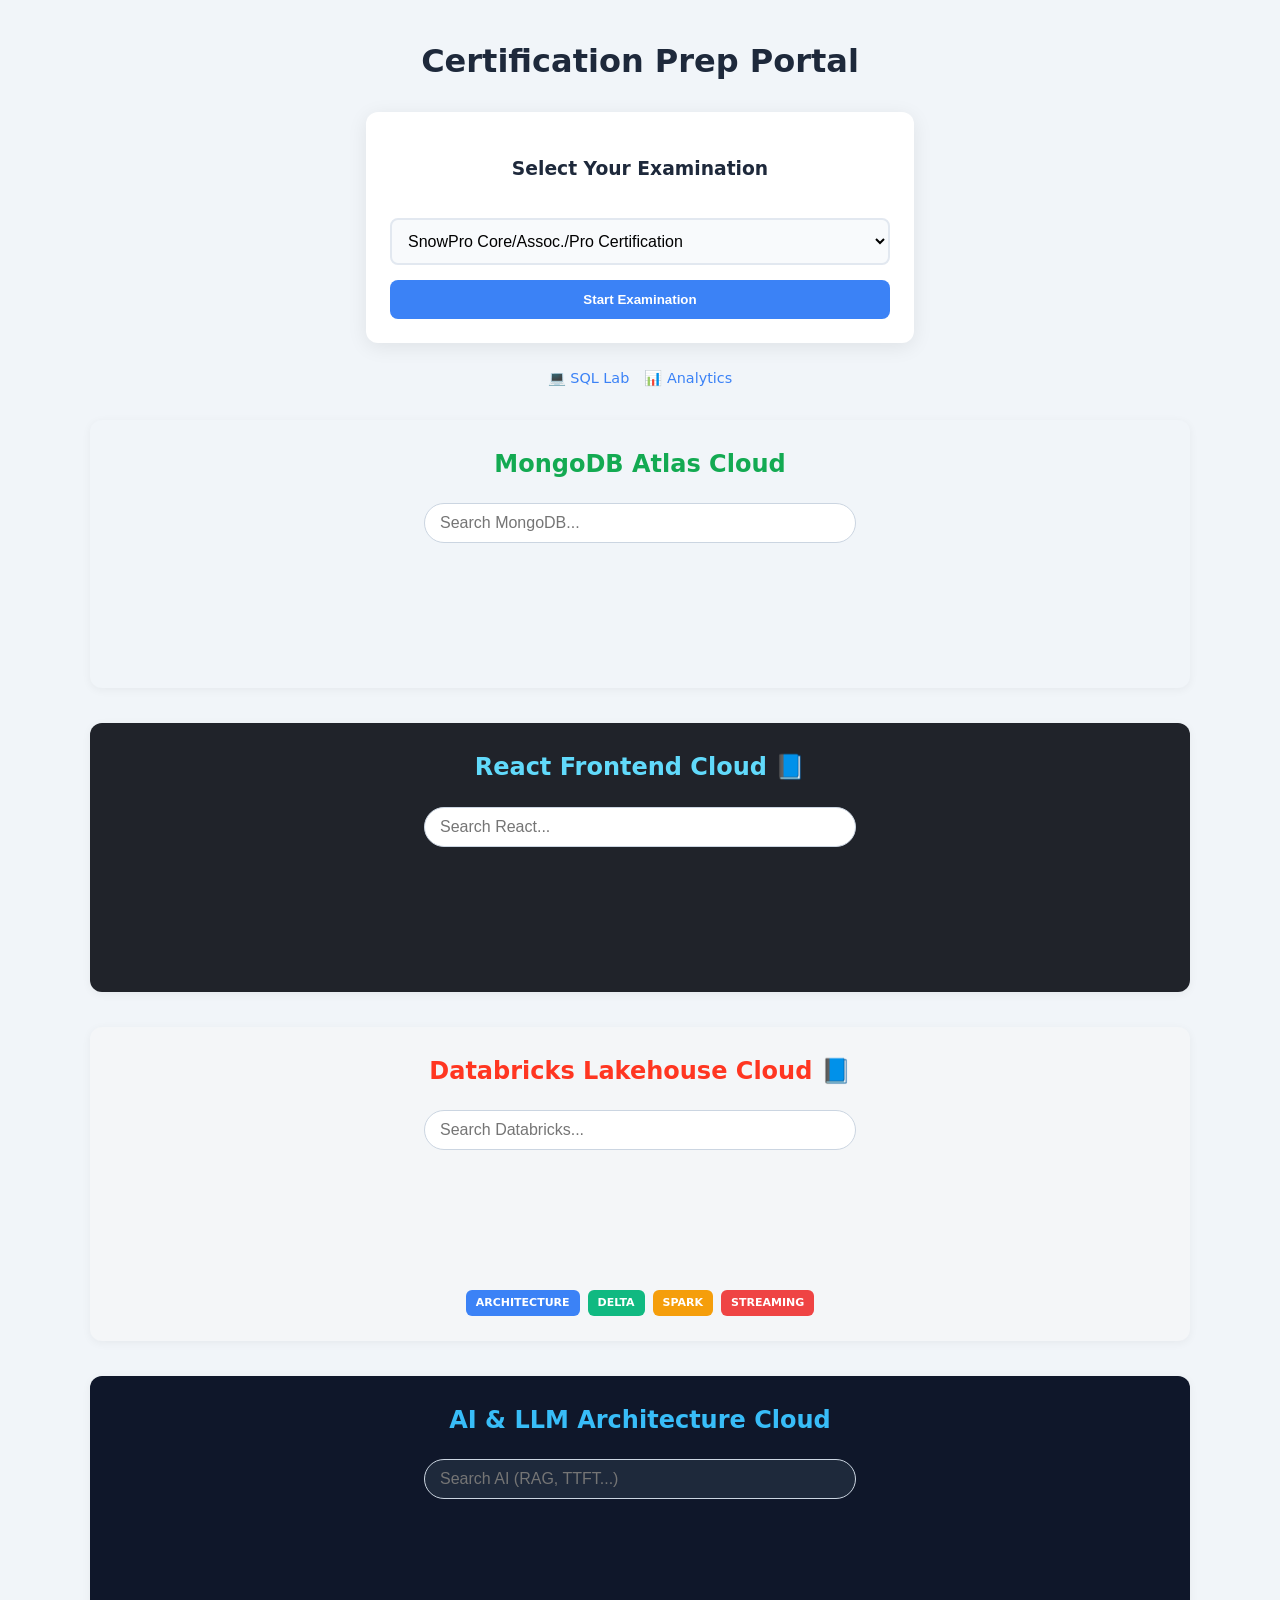
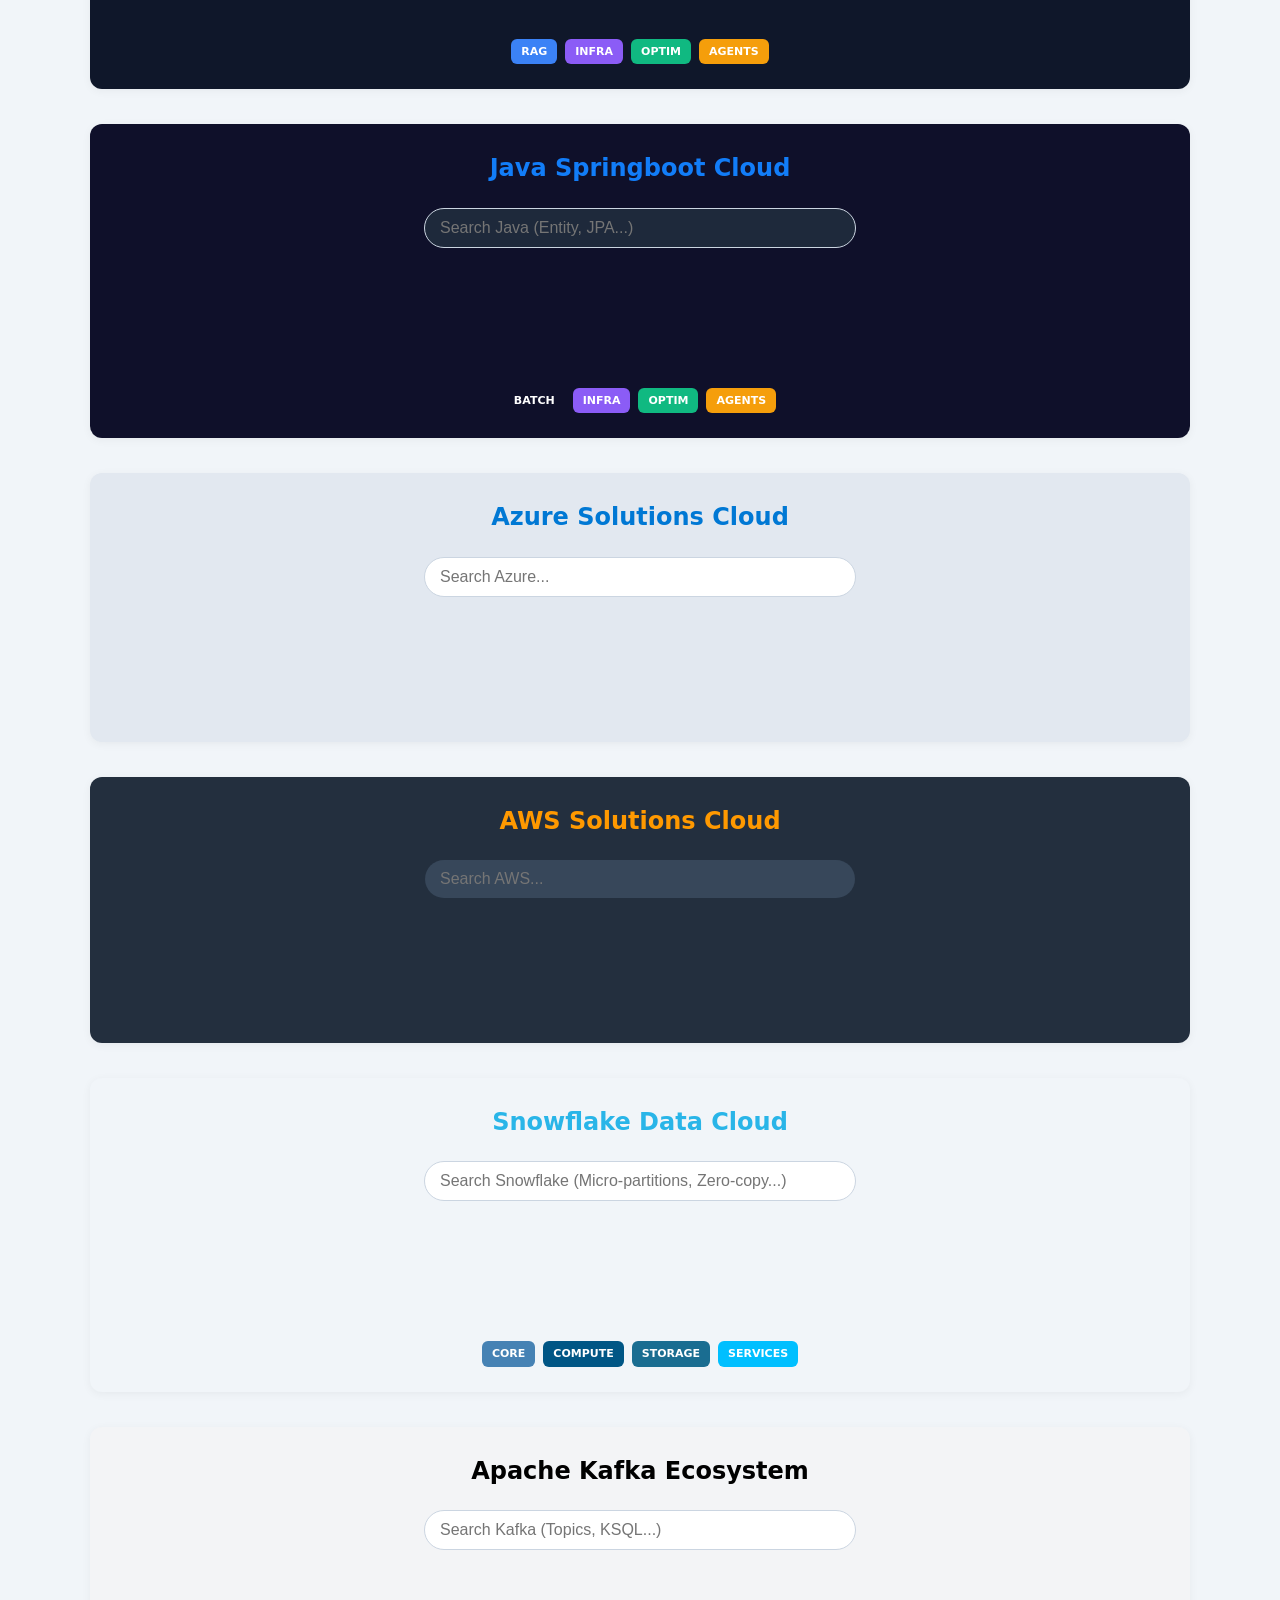
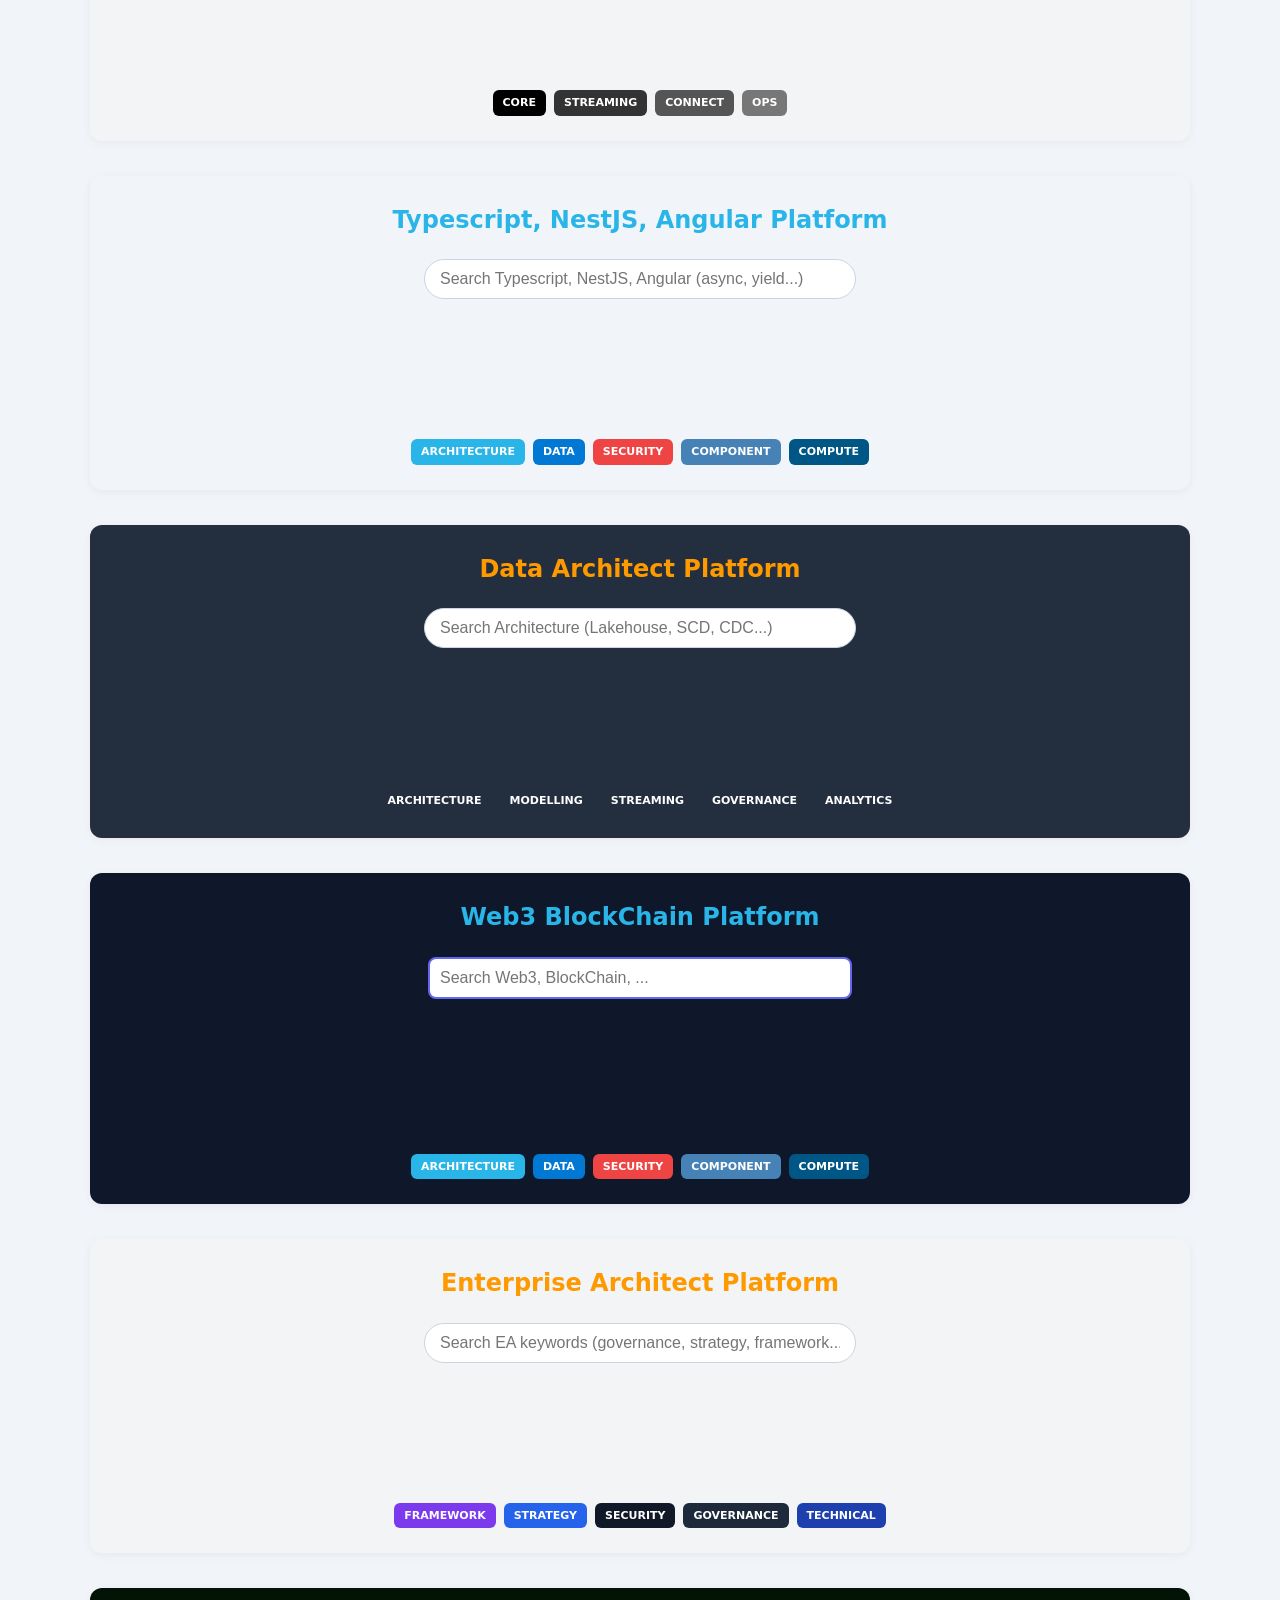
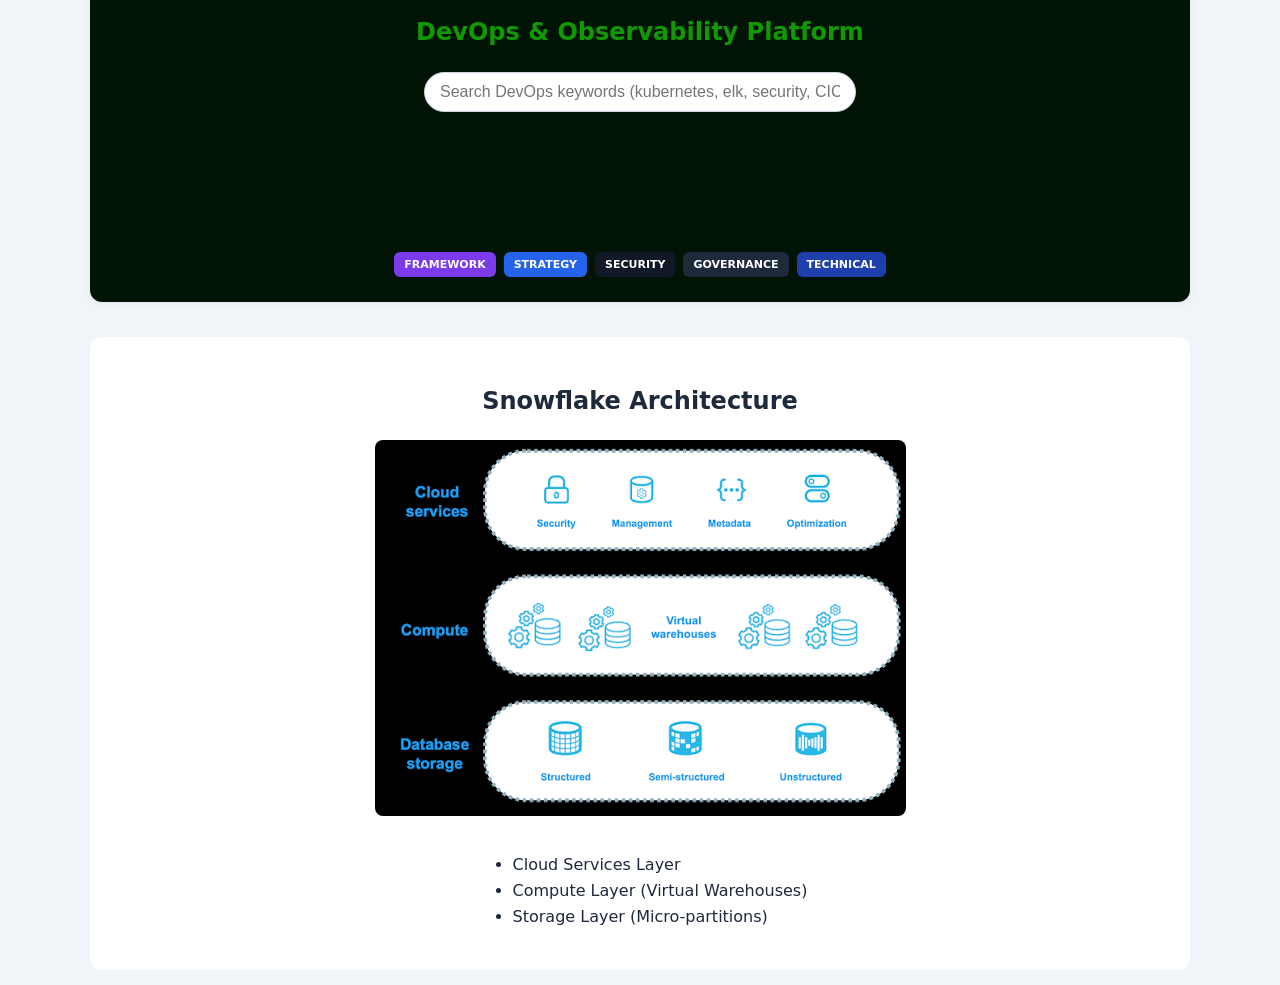
<file: index.html>
<!DOCTYPE html>
<html lang="en">
<head>
    <meta charset="UTF-8">
    <meta name="viewport" content="width=device-width, initial-scale=1.0">
    <title>Enterprise MCQ Platform | Professional Edition</title>
    <style>
        :root {
            --primary: #3b82f6;
            --primary-dark: #2563eb;
            --bg: #f1f5f9;
            --text: #1e293b;
        }

        body {
            font-family: 'Inter', -apple-system, system-ui, sans-serif;
            background-color: var(--bg);
            color: var(--text);
            margin: 0;
            padding: 15px;
            line-height: 1.6;
        }
        .md-body {
            color: #1e293b;
        }

.md-body code {
  background: #f1f5f9;
  color: #0f172a;
  padding: 2px 6px;
  border-radius: 4px;
}

.md-body pre {
  background: #0f172a;
  color: #e2e8f0;
  padding: 12px;
  border-radius: 8px;
  overflow-x: auto;
}

.md-body pre code {
  background: transparent;
  color: inherit;
}
.md-modal-content {
  background: #fdf6e3; /* cream */
  margin: 5% auto;
  width: 85%;
  max-width: 900px;
  height: 80%;
  border-radius: 12px;
  display: flex;
  flex-direction: column;
  overflow: hidden;
  box-shadow: 0 20px 60px rgba(0,0,0,0.3);
}
        .md-header {
            position: sticky;
            top: 0;
            z-index: 10;
        }
        .mg-atlas { background: #13aa52; } /* MongoDB Green */
        .mg-perf { background: #00684a; }  /* Deep Green */
        /* Optimized Backgrounds for White Text Contrast */
        
        bv.md-modal-content {
            background: #fdf6e3; /* soft cream */
            animation: fadeIn 0.25s ease;
        }
        .active-doc {
            text-decoration: underline;
            opacity: 0.8;
        }
.md-body code {
  background: #f1f5f9;
  color: #0f172a;
  padding: 2px 6px;
  border-radius: 4px;
}

.md-body pre {
  background: #0f172a;
  color: #e2e8f0;
  padding: 12px;
  border-radius: 8px;
  overflow-x: auto;
}

.md-body pre code {
  background: transparent;
  color: inherit;
}
@keyframes fadeIn {
  from { transform: translateY(20px); opacity: 0; }
  to { transform: translateY(0); opacity: 1; }
}
        
/* Snowflake Domains */
.sn-core { background: #4682B4; }     /* Steel Blue */
.sn-compute { background: #005685; }
.sn-storage { background: #1a6d91; }
.sn-services { background: #00BFFF; }  /* Deep Sky Blue (Azure-like) */
.sn-cost { background: #4682B6; }  /* Deeper Sky Blue */

/* Kafka Domains */
.kf-core { background: #000000; }
.kf-stream { background: #333333; }
.kf-connect { background: #555555; }
.kf-ops { background: #777777; }
.kf-cost { background: #4682B6; }  /* Deeper Sky Blue */

/*Typescript, Nestjs and Angular*/
.architecture { background: #29b5e8 }       /* (Architecture): (Light Blue) */
.security { background: #ef4444 }       /* (Security/Auth): (Red) */
.data { background: #0078D4; } 
.component { background: #4682B6; }  /* Deeper Sky Blue */        
.compute { background: #005685; }       

 /* Web3 & Blockchain Domains */
.wb-core { background: #6366f1; }       /* Indigo - Core Architecture */
.wb-security { background: #dc2626; }   /* Red - Security/Auditing */
.wb-infrastructure { background: #0891b2; } /* Cyan - Infrastructure/L2 */
.wb-defi { background: #059669; }       /* Emerald - DeFi/Tokenomics */
.wb-tooling { background: #4f46e5; }    /* Violet - Dev Tooling */
.wb-zkp { background: #7c3aed; }  /* Purple - Zero Knowledge */
.md-body code {
  background: #f1f5f9;
  color: #0f172a;
  padding: 2px 6px;
  border-radius: 4px;
}

.md-body code {
  background: #f1f5f9;
  color: #0f172a;
  padding: 2px 6px;
  border-radius: 4px;
}

.md-body pre {
  background: #0f172a;
  color: #e2e8f0;
  padding: 12px;
  border-radius: 8px;
  overflow-x: auto;
}

.md-body pre code {
  background: transparent;
  color: inherit;
}
.md-body.loading {
  opacity: 0.85;
  filter: blur(0.3px);
}
pre {
  background: #1e1e1e !important;
  color: #f5f5f5 !important;  
  padding: 12px;
  border-radius: 8px;
  overflow-x: auto;
}        

.ant-modal-content,
.ant-modal-body {
  color: rgba(0, 0, 0, 0.88) !important;
}        
/* Search input specific for Web3 */
#web3BlockChainSearch {
    border: 2px solid #6366f1;
    border-radius: 8px;
    padding: 10px;
    width: 100%;
    margin-bottom: 15px;
}       
/* Technology & React Domains */
.r-hooks { background: #F08080; color: white !important; } /* Light Coral */
.r-core { background: #4682B4; color: white !important; }  /* Steel Blue */
.r-state { background: #CD5C5C; } /* Indian Red */
.r-cost { background: #4682B6; }  /* Deeper Sky Blue */
.r-perf { background: #4a5568; }
        .agent { background: #f59e0b; }    
        .container { max-width: 1100px; margin: 0 auto; }

/* Databricks & Data Domains */
.delta, .db-delta { background: #059669; } /* Darker Emerald */
.spark, .db-spark { background: #D97706; } /* Darker Amber */
.streaming, .db-stream { background: #DC2626; } /* Stronger Red */
.db-cost { background: #4682B6; }  /* Deeper Sky Blue */

/* AI & Cloud Domains */
.rag { background: #2563EB; }   /* Royal Blue */
.infra { background: #7C3AED; } /* Deep Violet */
.az-data { background: #0078D4; } 
.aws-core { background: #E67E22; color: white !important; } /* Darker Orange */
.cost { background: #4682B6; }  /* Deeper Sky Blue */
/* DevOps Cloud Domains - Professional Slate & Navy */
.devOps-strategy { background: #2563EB; } /* Royal Blue */
.devOps-governance { background: #1e293b; } /* Slate 800 */
.devOps-framework { background: #7C3AED; } /* Deep Violet */
.devOps-business { background: #475569; } /* Slate 600 */
.devOps-technical { background: #1e40af; } /* Blue 800 */
.devOps-security { background: #111827; } /* Gray 900 */        
     
/* EA Cloud Domains - Professional Slate & Navy */
.ea-strategy { background: #2563EB; } /* Royal Blue */
.ea-governance { background: #1e293b; } /* Slate 800 */
.ea-framework { background: #7C3AED; } /* Deep Violet */
.ea-business { background: #475569; } /* Slate 600 */
.ea-technical { background: #1e40af; } /* Blue 800 */
.ea-security { background: #111827; } /* Gray 900 */        
     
        /* Selector Card */
        .exam-selector-card {
            background: white;
            padding: 1.5rem;
            border-radius: 12px;
            box-shadow: 0 4px 20px rgba(0,0,0,0.08);
            max-width: 500px;
            margin: 1.5rem auto;
            text-align: center;
        }

        select {
            width: 100%;
            padding: 12px;
            margin: 15px 0;
            border: 2px solid #e2e8f0;
            border-radius: 8px;
            font-size: 16px;
            background-color: #f8fafc;
        }

        .btn-primary {
            background: var(--primary);
            color: white;
            padding: 12px 24px;
            border: none;
            border-radius: 8px;
            cursor: pointer;
            font-weight: 600;
            width: 100%;
            transition: background 0.2s;
        }

        .btn-primary:hover { background: var(--primary-dark); }

        .menu-links { display: flex; justify-content: center; gap: 15px; margin-bottom: 30px; }
        .menu-links a { text-decoration: none; color: var(--primary); font-weight: 500; font-size: 0.9rem; }

        /* Shared Cloud Component Styles */
        .cloud-section {
            padding: 25px;
            margin-bottom: 35px;
            border-radius: 12px;
            box-shadow: 0 2px 10px rgba(0,0,0,0.05);
        }

        .cloud-section h2 { text-align: center; margin-top: 0; font-size: 1.5rem; }
        .search-box { text-align: center; margin-bottom: 20px; }
        .search-box input {
            padding: 10px 15px;
            width: 90%;
            max-width: 400px;
            border-radius: 25px;
            border: 1px solid #cbd5e1;
            font-size: 1rem;
        }

        .cloud-display { text-align: center; min-height: 100px; }

        /* Tag Styling */
        .tag {
            display: inline-block;
            margin: 6px;
            padding: 8px 14px;
            border-radius: 20px;
            cursor: pointer;
            transition: transform 0.2s;
            color: white;
            text-decoration: none;
            user-select: none;
        }
        .doc-header:hover {
           text-decoration: underline;
           opacity: 0.9;
        }
        
        .tag:hover { transform: scale(1.1); box-shadow: 0 4px 12px rgba(0,0,0,0.15); }

        /* Frequencies */
        .freq1 { font-size: 12px; opacity: 0.8; }
        .freq2 { font-size: 14px; }
        .freq3 { font-size: 18px; font-weight: 500; }
        .freq4 { font-size: 22px; font-weight: 600; }
        .freq5 { font-size: 28px; font-weight: 800; }

        /* Colors by Domain */
        .delta, .db-delta { background: #10b981; }
        .arch, .db-arch, .mg-arch { background: #3b82f6; }
        .spark, .db-spark { background: #f59e0b; }
        .streaming, .db-stream { background: #ef4444; }
        .governance { background: #8b5cf6; }
        .performance { background: #6366f1; }
        .ml { background: #14b8a6; }
        .workspace { background: #0ea5e9; }
        .az-compute { background: #0078d4; }
        
        /*.az-compute { background: #10b981 } *//* (Green) */ 
        /*.az-data { background: #f59e0b }*/    /* (Amber) */

        .az-data { background: #5ea0ef; }
        .az-identity { background: #323130; }
        .az-net { background: #00ad56; }
        .aws-core { background: #ff9900; color: #232f3e !important; }
        .aws-serverless { background: #ec7211; }
        .aws-db { background: #3b48cc; }
        .aws-sec { background: #7aa116; }
        .mg-crud { background: #13aa52; }
        .r-hooks { background: #61dafb; color: #20232a !important; }
        .r-state { background: #fb7e61; }
        .rag { background: #3b82f6; }
        .infra { background: #8b5cf6; }
        .optim { background: #10b981; }

        .legend { margin-top: 20px; text-align: center; display: flex; flex-wrap: wrap; justify-content: center; gap: 8px; }
        .legend span { padding: 4px 10px; border-radius: 6px; color: white; font-size: 11px; text-transform: uppercase; font-weight: bold; }

        img { max-width: 100%; height: auto; display: block; margin: 20px auto; border-radius: 8px; }

        @media (max-width: 600px) {
            .freq5 { font-size: 22px; }
            .freq4 { font-size: 18px; }
            .cloud-section { padding: 15px; }
        }
    </style>
</head>
<body>
    
<script>
document.body.classList.add("loading");
</script>

<div class="container">
    <h1 style="text-align: center;">Certification Prep Portal</h1>

    <div class="exam-selector-card">
        <h3>Select Your Examination</h3>
        <select id="examPicker">
            <option value="snowflake">SnowPro Core/Assoc./Pro Certification</option>
            <option value="databricks">Databricks Data Engineer</option>
            <option value="python_pySpark">Python & PySpark Engineering</option>
            <option value="java">Java Enterprise</option>       
            <option value="sql">SQL Certification</option>
            <option value="mongodb">mongoDB Certification</option> 
            <option value="nodejs">Nodejs Certification</option>
            <option value="react">React Certification</option>
            <option value="azure">Azure Certification</option>
            <option value="aws">AWS Certification</option>
            <option value="ai_arch">AI Architect</option> 
            <option value="JavaScript">JavaScript</option> 
            <option value="TypeScript_NestJS">TypeScript, NestJS, Angular</option> 
            <option value="dotnet">dotnet & C# & asp.net</option> 
            <option value="kafka">Kafka</option>
            <option value="hl7">HL7</option>
            <option value="data_architect">DataArchitect</option>
            <option value="enterprise_architect">EnterpriseArchitect</option>
            <option value="devOps">DevOps & Observability</option>
            <option value="ai">AI & LLM Engineering</option> 
            <option value="web3_blockchain">Web3 & BlockChain</option> 
        </select>
        <button class="btn-primary" onclick="launchExam()">Start Examination</button>
    </div>

    <div class="menu-links">
        <a href="practice.html">💻 SQL Lab</a>
        <a href="analytics.html">📊 Analytics</a>
    </div>
    <div id="mongodb-cloud" class="cloud-section" style="background: #f1f5f9;">
    <h2 class="doc-header" data-doc="mongodb-cloud" style="color: #13aa52;cursor:pointer;">MongoDB Atlas Cloud</h2>
    <div class="search-box"><input id="mgSearch" placeholder="Search MongoDB..."></div>
    <div class="cloud-display" id="mgCloud"></div>
</div>

<div id="react-cloud" class="cloud-section" style="background: #20232a; color: white;">
    <h2 class="doc-header" data-doc="react-cloud" style="color: #61dafb; cursor:pointer;">
  React Frontend Cloud 📘
</h2>
    <div class="search-box"><input id="rSearch" placeholder="Search React..."></div>
    <div class="cloud-display" id="rCloud"></div>
</div>

    <div id="databricks-cloud" class="cloud-section" style="background: #f4f6f8;">
        <h2 class="doc-header" data-doc="databricks-cloud" style="color: #ff3621; cursor:pointer;">
  Databricks Lakehouse Cloud 📘
</h2>
        <div class="search-box"><input id="dbSearch" placeholder="Search Databricks..."></div>
        <div class="cloud-display" id="dbCloud"></div>
        <div class="legend">
            <span class="db-arch">Architecture</span><span class="db-delta">Delta</span>
            <span class="db-spark">Spark</span><span class="db-stream">Streaming</span>
        </div>
    </div>

    <div id="ai-cloud" class="cloud-section" style="background: #0f172a; color: white;">
            <h2 class="doc-header" data-doc="ai-cloud" style="color: #38bdf8;cursor:pointer;">AI & LLM Architecture Cloud</h2>
        <div class="search-box"><input id="aiSearch" placeholder="Search AI (RAG, TTFT...)" style="background: #1e293b; color: white;"></div>
        <div class="cloud-display" id="aiCloud"></div>
        <div class="legend">
            <span class="rag">RAG</span><span class="infra">Infra</span>
            <span class="optim">Optim</span><span class="agent" style="background: #f59e0b;">Agents</span>
        </div>
    </div>

    <div id="java-cloud" class="cloud-section" style="background: #0f102a; color: white;">
            <h2 class="doc-header" data-doc="java-cloud" style="color: #127df8;cursor:pointer;">Java Springboot Cloud</h2>
        <div class="search-box"><input id="javaSearch" placeholder="Search Java (Entity, JPA...)" style="background: #1e293b; color: white;"></div>
        <div class="cloud-display" id="javaCloud"></div>
        <div class="legend">
            <span class="batch">Batch</span><span class="infra">Infra</span>
            <span class="optim">Optim</span><span class="agent" style="background: #f59e0b;">Agents</span>
        </div>
    </div>
    <div id="azure-cloud" class="cloud-section" style="background: #e2e8f0;">
            <h2 class="doc-header" data-doc="azure-cloud" style="color: #0078d4;cursor:pointer;">Azure Solutions Cloud</h2>
        <div class="search-box"><input id="azSearch" placeholder="Search Azure..."></div>
        <div class="cloud-display" id="azCloud"></div>
    </div>

    <div id="aws-cloud" class="cloud-section" style="background: #232f3e; color: white;">
            <h2 class="doc-header" data-doc="aws-cloud" style="color: #ff9900; cursor: pointer;">AWS Solutions Cloud</h2>
        <div class="search-box"><input id="awsSearch" placeholder="Search AWS..." style="background: #37475a; color: white; border:none;"></div>
        <div class="cloud-display" id="awsCloud"></div>
    </div>
    
<div id="snowflake-cloud" class="cloud-section" style="background: #f1f5f9;">
    <h2 class="doc-header" data-doc="snowflake-cloud" style="color: #29b5e8;cursor:pointer;">Snowflake Data Cloud</h2>
    <div class="search-box"><input id="snSearch" placeholder="Search Snowflake (Micro-partitions, Zero-copy...)"></div>
    <div class="cloud-display" id="snCloud"></div>
    <div class="legend">
        <span class="sn-core">Core</span><span class="sn-compute">Compute</span>
   
        <span class="sn-storage">Storage</span><span class="sn-services">Services</span>
    </div>
</div>

<div id="kafka-cloud" class="cloud-section" style="background: #f3f4f6;">
        <h2 class="doc-header" data-doc="kafka-cloud" style="color: #000000;cursor: pointer;">Apache Kafka Ecosystem</h2>
    <div class="search-box"><input id="kfSearch" placeholder="Search Kafka (Topics, KSQL...)"></div>
    <div class="cloud-display" id="kfCloud"></div>
    <div class="legend">
        <span class="kf-core">Core</span><span class="kf-stream">Streaming</span>
        <span class="kf-connect">Connect</span><span class="kf-ops">Ops</span>
    </div>
</div>
    
<div id="typescriptNestjs-cloud" class="cloud-section" style="background:#f1f5f9; color: white;">
        <h2 class="doc-header" data-doc="typescriptNestjs-cloud" style="color:#29b5e8;cursor:pointer;">Typescript, NestJS, Angular Platform</h2>

    <div class="search-box">
        <input id="typescriptNestjsSearch" placeholder="Search Typescript, NestJS, Angular (async, yield...)">
    </div>

    <div class="cloud-display" id="typescriptNestjsCloud"></div>

    <div class="legend">
        <span class="architecture">Architecture</span>
        <span class="data">Data</span>
        <span class="security">Security</span>
        <span class="component">Component</span>
        <span class="compute">Compute</span>
    </div>
</div>   

 <div id="data_architect-cloud" class="cloud-section" style="background:#232f3e; color: white;">
    <h2 class="doc-header" data-doc="data_architect-cloud" style="color:#ff9900;cursor:pointer;">Data Architect Platform</h2>

    <div class="search-box">
        <input id="daSearch" placeholder="Search Architecture (Lakehouse, SCD, CDC...)">
    </div>

    <div class="cloud-display" id="daCloud"></div>

    <div class="legend">
        <span class="da-architecture">Architecture</span>
        <span class="da-modelling">Modelling</span>
        <span class="da-streaming">Streaming</span>
        <span class="da-governance">Governance</span>
        <span class="da-analytics">Analytics</span>
    </div>
</div>
    
<div id="web3_BlockChain-cloud" class="cloud-section" style="background:#0f172a; color: black;">
    <h2 class="doc-header" data-doc="web3_BlockChain-cloud"  style="color:#29b5e8;cursor:pointer;">Web3 BlockChain Platform</h2>

    <div class="search-box">
        <input id="web3BlockChainSearch" placeholder="Search Web3, BlockChain, ...">
    </div>

    <div class="cloud-display" id="web3BlockChainCloud"></div>

    <div class="legend">
        <span class="architecture">Architecture</span>
        <span class="data">Data</span>
        <span class="security">Security</span>
        <span class="component">Component</span>
        <span class="compute">Compute</span>
    </div>
</div>   
    
 <div id="EA-cloud" class="cloud-section" style="background:#f3f4f6; color: white;">
    <h2 class="doc-header" data-doc="EA-cloud" style="color:#ff9900;cursor:pointer;">Enterprise Architect Platform</h2>

    <div class="search-box">
        <input id="eaSearch" placeholder="Search EA keywords (governance, strategy, framework...)">
    </div>

    <div class="cloud-display" id="eaCloud"></div>

    <div class="legend">
        <span class="ea-framework">Framework</span>
        <span class="ea-strategy">Strategy</span>
        <span class="ea-security">Security</span>
        <span class="ea-governance">Governance</span>
        <span class="ea-technical">Technical</span>
    </div>
</div>     

  <div id="devOps-cloud" class="cloud-section" style="background:#011406; color: white;">
    <h2 class="doc-header" data-doc="devOps-cloud" style="color:#119900;cursor:pointer;">DevOps & Observability Platform</h2>

    <div class="search-box">
        <input id="devOpsSearch" placeholder="Search DevOps keywords (kubernetes, elk, security, CICD...)">
    </div>

    <div class="cloud-display" id="devOpsCloud"></div>

    <div class="legend">
        <span class="devOps-framework">Framework</span>
        <span class="devOps-strategy">Strategy</span>
        <span class="devOps-security">Security</span>
        <span class="devOps-governance">Governance</span>
        <span class="devOps-technical">Technical</span>
    </div>
</div>        
<div style="background: white; padding: 25px; border-radius: 12px; text-align: center;">
        <h2>Snowflake Architecture</h2>
        <img src="assets/snowflake_architecture.png" alt="Snowflake Architecture">
        <ul style="display: inline-block; text-align: left;">
            <li>Cloud Services Layer</li>
            <li>Compute Layer (Virtual Warehouses)</li>
            <li>Storage Layer (Micro-partitions)</li>
        </ul>
    </div>
</div>

<script>
window.onclick = function(event) {
  const modal = document.getElementById("mdModal");
  if (event.target === modal) {
    closeModal(); // ✅ ensures overflow reset
  }
}    
const docMap = {
  "react-cloud": {
    file: "docs/react_readme.md",
    title: "React Frontend Documentation"
  },
  "mongodb-cloud": {
    file: "docs/mongodb_readme.md", // (keep if exists)
    title: "MongoDB Atlas Docs"
  },
  "databricks-cloud": {
    file: "docs/Databricks_pySpark_readme.md",
    title: "Databricks Lakehouse Guide"
  },
    "snowflake-cloud": {
    file: "docs/snowflake_readme.md",
    title: "Snowflake Guide"
  },  
  "ai-cloud": {
    file: "docs/Solution_Architect_readme.md", // or ai_llm_readme.md if you create later
    title: "AI & LLM Architecture"
  },
  "java-cloud": {
    file: "docs/java_Springboot_readme.md",
    title: "Java Springboot"
  },  
  "devOps-cloud": {
    file: "docs/Devops_And_Observability_readme.md",
    title: "DevOps Guide"
  },  
  "azure-cloud": {
    file: "docs/azure_readme.md",
    title: "Azure Solutions Guide"
  },
  "EA-cloud": {
    file: "docs/enterpriseArchitect_readme.md",
    title: "Enterprise Architect Guide"
  },  
  "data_architect-cloud": {
    file: "docs/dataArchitect_readme.md",
    title: "Data Architect Guide"
  },    
  "aws-cloud": {
    file: "docs/aws_readme.md",
    title: "AWS Solutions Guide"
  },
  "typescriptNestjs-cloud": {
    file: "docs/Nestjs_readme.md",
    title: "TypeScript, NestJS & Angular Guide"
  },
  "kafka-cloud": {
    file: "docs/kafka_readme.md",
    title: "Kafka Ecosystem Guide"
  },
  "web3_BlockChain-cloud": {
    file: "docs/Web3_BlockChain_readme.md",
    title: "Web3 & Blockchain Guide"
  }
};
document.addEventListener("DOMContentLoaded", () => {
  document.querySelectorAll(".doc-header").forEach(header => {
    header.classList.add("active-doc");  
    header.addEventListener("click", () => {
      const key = header.dataset.doc;
      const doc = docMap[key];
      if (doc) openMarkdown(doc.file, doc.title);
    });
  });
});        
// Load marked.js (Markdown parser)
const script = document.createElement("script");
script.src = "https://cdn.jsdelivr.net/npm/marked/marked.min.js";
document.head.appendChild(script);

// Open modal and load markdown
async function openMarkdown(filePath, title) {
    const modal = document.getElementById("mdModal");
    const body = document.getElementById("mdBody");

    const isOpen = modal.style.display === "block";

    // ✅ Lock scroll ONLY if opening fresh
    if (!isOpen) {
        document.body.style.overflow = "hidden";
        modal.style.display = "block";
    }

    // Always update title/content
    document.getElementById("mdTitle").textContent = title;

    body.classList.add("loading");
    body.innerHTML = "Loading documentation..."

    try {
        const res = await fetch(filePath, { cache: "no-store" });

        if (!res.ok) {
            body.classList.remove("loading");
            throw new Error("File not found");
        }

        const md = await res.text();

        // Render markdown
        body.innerHTML = marked.parse(md);

        // Optional: highlight
        if (window.hljs) {
            document.querySelectorAll("pre code").forEach(el => {
                hljs.highlightElement(el);
            });
        }
        body.classList.remove("loading");
    } catch (err) {
        body.innerHTML = `
          <div style="color:red">
            ❌ Failed to load documentation<br>
            <small>${filePath}</small>
          </div>
        `;
    }
}

function closeModal() {
    const modal = document.getElementById("mdModal"); // ✅ define it

    modal.style.display = "none";
    document.body.style.overflow = "";
    document.body.style.position = "";
}    
// --- DATASETS ---
const dbKeywords = [
  // --- Delta Lake & Storage ---
  {word:"Delta Lake",freq:5,domain:"delta",desc:"Open-source storage layer enabling ACID transactions on data lakes"},
  {word:"ACID",freq:5,domain:"delta",desc:"ACID Transactions: Atomicity, Consistency, Isolation, Durability guarantees"},
  {word:"Time Travel",freq:4,domain:"delta",desc:"Query previous versions of Delta tables using timestamps or versions"},
  {word:"Transaction Log",freq:4,domain:"delta",desc:"The _delta_log folder storing the source of truth for table state"},
  {word:"VACUUM",freq:3,domain:"delta",desc:"Removes data files no longer in the latest state and older than retention period"},
  {word:"Change Data Feed",freq:3,domain:"delta",desc:"Exposes row-level changes (inserts, deletes, updates) between versions"},
  {word:"Schema",freq:4,domain:"delta",desc:"Schema Enforcement: Prevents data corruption by rejecting writes with mismatched schemas"},
  {word:"Bin-Packing",freq:3,domain:"delta",desc:"Algorithm used by OPTIMIZE to coalesce small files into ~1GB objects"},

  // --- Performance & Optimization ---
  {word:"OPTIMIZE",freq:4,domain:"performance",desc:"Compaction command to handle the small file problem"},
  {word:"Z-ORDER",freq:4,domain:"performance",desc:"Multi-dimensional clustering to improve data skipping effectiveness"},
  {word:"Liquid Clustering",freq:5,domain:"performance",desc:"Flexible, incremental data clustering that replaces fixed partitioning"},
  {word:"Data Skew",freq:5,domain:"performance",desc:"Uneven distribution of data across partitions causing 'straggler' tasks"},
  {word:"Predicate Pushdown",freq:4,domain:"performance",desc:"Optimization that filters data at the source level before loading to memory"},
  {word:"Disk Spilling",freq:4,domain:"performance",desc:"Fallback mechanism moving shuffle data to disk when RAM is exhausted"},
  {word:"High-Cardinality",freq:3,domain:"performance",desc:"Columns with many unique values (bad for partitioning, great for Z-Order)"},
  {word:"Pruning",freq:3,domain:"performance",desc:"Reads only required partitions"},
  {word:"Broadcast Join",freq:3,domain:"performance",desc:"Optimization that sends a small table to all worker nodes to avoid shuffle"},
  {word:"Adaptive Query Execution",freq:4,domain:"performance",desc:"Re-optimizes query plans based on runtime statistics (AQE)"},
  {word:"Photon Engine",freq:5,domain:"performance",desc:"High-performance C++ vectorized execution engine"},
  {word:"Data Skipping",freq:4,domain:"performance",desc:"Uses statistics to skip irrelevant files"},

  // --- Architecture & Governance & Security ---
  {word:"Medallion Architecture",freq:5,domain:"arch",desc:"Data design pattern: Bronze (Raw), Silver (Curated), Gold (Aggregated)"},
  {word:"Unity Catalog",freq:5,domain:"governance",desc:"Unified governance layer for files, tables, and AI models"},
  {word:"Bronze Layer",freq:3,domain:"arch",desc:"Raw ingested data (In-situ)"},
  {word:"Silver Layer",freq:3,domain:"arch",desc:"Cleaned, filtered, and augmented data"},
  {word:"Gold Layer",freq:3,domain:"arch",desc:"Aggregated business-level analytics data"},
  {word:"3-Layer Namespace",freq:4,domain:"governance",desc:"The catalog.schema.table naming convention in Unity Catalog"},
  {word:"Data Lineage",freq:4,domain:"governance",desc:"Automatically captured trace of data flow from source to destination"},
  {word:"Secret Scopes",freq:3,domain:"security",desc:"Secure containers for sensitive credentials like API keys or S3 tokens"},
  {word:"Databricks Lakehouse",freq:5,domain:"arch",desc:"Unified platform combining data lake and warehouse"},
  {word:"Serverless SQL",freq:4,domain:"arch",desc:"Instant, elastic compute for SQL workloads without cluster management"},
  {word:"feature",freq:4,domain:"arch",desc:"features"},
  {word:"Row",freq:3,domain:"governance",desc:"Restricts rows based on user identity policies"},
  {word:"Column",freq:3,domain:"governance",desc:"Controls access to sensitive data columns"},
  {word:"System Tables",freq:3,domain:"governance",desc:"Operational metadata for billing and audit usage"},
  {word:"Nifi",freq:3,domain:"tools",desc:"Apache Nifi provides a drag and drop canvas for orchestration and data ingestion similar to Airflow, Dagster, Azure Data Factory"},

  // --- Streaming & Ingestion ---
  {word:"Structured Streaming",freq:4,domain:"streaming",desc:"Scalable and fault-tolerant stream processing engine built on Spark"},
  {word:"Watermarking",freq:4,domain:"streaming",desc:"Threshold for handling late-arriving data in stateful streaming"},
  {word:"Auto Loader",freq:4,domain:"streaming",desc:"Efficiently processes new files in cloud storage with schema inference"},
  {word:"DLT",freq:5,domain:"streaming",desc:"Delta Live Tables - Declarative framework for building reliable data pipelines with quality constraints"},
  {word:"Checkpointing",freq:3,domain:"streaming",desc:"Saving state and offset to cloud storage for fault recovery"},
  {word:"Idempoten",freq:3,domain:"streaming",desc:"Ensuring a retry of a process produces the same result without duplicates"},
  {word:"Processing",freq:2,domain:"streaming",desc:"Processing: Exactly once - Guarantees each record is processed exactly once"},
  
  // --- Machine Learning ---
  {word:"MLflow",freq:5,domain:"ml",desc:"Open-source platform for the ML lifecycle"},
  // {word:"Feature Store",freq:3,domain:"ml",desc:"Centralized repository for discoverable ML features"},
  {word:"Model Registry",freq:4,domain:"ml",desc:"Centralized model store with versioning and stage transitions"},
  {word:"Mosaic AI",freq:4,domain:"ml",desc:"Unified tools for building and deploying GenAI"},
  {word:"Vector Search",freq:3,domain:"ml",desc:"Integrated vector DB for RAG applications"},

  // --- Workspace & Infrastructure ---
  {word:"Notebook",freq:4,domain:"workspace",desc:"Collaborative interactive development environment"},
  {word:"Jobs",freq:4,domain:"workspace",desc:"Orchestration for scheduled data tasks"},
  {word:"Workflows",freq:4,domain:"workspace",desc:"Orchestration for scheduled data tasks"},
  {word:"Clusters",freq:3,domain:"workspace",desc:"Compute resources running Spark workloads"},
  {word:"Repos",freq:2,domain:"workspace",desc:"Git integration for version control and CI/CD"},
  {word:"DBFS",freq:2,domain:"workspace",desc:"Databricks File System abstraction layer"},

  // --- Spark Internals ---
  {word:"Catalyst Optimizer",freq:4,domain:"spark",desc:"The engine that translates SQL/Dataframe code into optimized physical plans"},
  {word:"DAG",freq:3,domain:"spark",desc:"Directed Acyclic Graph representing the logical flow of Spark execution stages"},
  {word:"Shuffle",freq:5,domain:"spark",desc:"The process of redistributing data across the network between executors"},
  {word:"GC Time",freq:3,domain:"spark",desc:"Time spent by the JVM cleaning up memory, often indicating memory pressure"},
  {word:"spark",freq:5,domain:"spark",desc:"Distributed data processing engine"},
  {word:"Driver",freq:3,domain:"spark",desc:"Controls Spark job execution and scheduling"},
  {word:"Executor",freq:3,domain:"spark",desc:"Worker processes executing individual tasks"},
  {word:"Lazy",freq:2,domain:"spark",desc:"Defers execution until an action is triggered"},
  {word:"Execution",freq:3,domain:"spark",desc:"execution stages"}, 
  {word:"cost", freq:3, domain:"spark", desc:"cost optimization"},
   // {word:"Tungsten",freq:3,domain:"spark",desc:"Spark Execution engine: Memory management and code generation engine"},
];    

const aiKeywords = [
  {word:"RAG", freq:5, domain:"rag", desc:"Retrieval-Augmented Generation: Grounding LLMs with external data"},
  {word:"Function Calling", freq:5, domain:"agent", desc:"Models calling external APIs via structured JSON"},
  {word:"Agentic Workflows", freq:5, domain:"agent", desc:"Iterative loops where LLMs reason and act"},
  {word:"Context Window", freq:5, domain:"infra", desc:"The total number of tokens a model can process at once"},
  {word:"LoRA", freq:5, domain:"optim", desc:"Low-Rank Adaptation: Efficiently fine-tuning specific model layers"},
  {word:"Embedding Model", freq:4, domain:"rag", desc:"Converting text to high-dimensional vectors"},
  {word:"DSPy", freq:3, domain:"optim", desc:"Programmatic optimization of LLM prompts"},
  {word:"RLHF", freq:4, domain:"eval", desc:"Reinforcement Learning from Human Feedback"},
  {word:"Tokenization", freq:3, domain:"infra", desc:"Breaking text into numerical chunks (BPE, SentencePiece)"},
  {word:"KV Cache", freq:4, domain:"infra", desc:"Storing past token keys/values to speed up generation"},
  {word:"Vector Database", freq:5, domain:"rag", desc:"Specialized DB for storing and searching high-dimensional embeddings"},
  {word:"Semantic", freq:4, domain:"rag", desc:"Searching by meaning rather than keyword matching"},
  {word:"TTFT", freq:5, domain:"infra", desc:"Time to First Token: Key latency metric for UI responsiveness"},
  {word:"Quantization", freq:4, domain:"optim", desc:"Reducing bit-precision (e.g. FP16 to INT4) to save VRAM"},
  {word:"Prompt Injection", freq:5, domain:"infra", desc:"Security vulnerability where users bypass system instructions"},
  {word:"Hallucination", freq:5, domain:"rag", desc:"When an LLM generates factually incorrect information"},
  {word:"GPU VRAM", freq:4, domain:"infra", desc:"The primary hardware bottleneck for serving large models"},
  {word:"Cosine Similarity", freq:3, domain:"vector", desc:"Mathematical metric used to measure vector closeness"},
  {word:"TPOT", freq:4, domain:"infra", desc:"Time Per Output Token: The reading speed of the LLM stream"},
  {word:"Continuous Batching", freq:4, domain:"infra", desc:"Iteration-level scheduling to maximize throughput"},
  {word:"PagedAttention", freq:4, domain:"infra", desc:"vLLM's memory management to reduce KV cache fragmentation"},
  {word:"CoT", freq:5, domain:"agent", desc:"Chain of Thought: Prompting technique to improve model reasoning step-by-step"},
  {word:"LangChain", freq:4, domain:"agent", desc:"Popular framework for building LLM applications"},
  {word:"Multi-Agent", freq:4, domain:"agent", desc:"Orchestrating multiple LLMs to perform complex tasks"},
  {word:"Lost in the Middle", freq:3, domain:"rag", desc:"The phenomenon where LLMs ignore info in the center of long prompts"},
  {word:"Re-ranking", freq:4, domain:"rag", desc:"Using a second model to refine top results from vector search"},
  {word:"Guardrails", freq:4, domain:"eval", desc:"Software layers (like NeMo) that filter toxic or off-topic inputs"},
  {word:"Fine-Tuning", freq:4, domain:"optim", desc:"Specializing a model on a domain-specific dataset"},
  {word:"Speculative Decoding", freq:3, domain:"optim", desc:"Using a small model to draft tokens for a larger model to verify"},
  {word:"Chunking", freq:3, domain:"rag", desc:"How documents are split (Recursive, Semantic, Fixed) for RAG"},
  {word:"Routing", freq:3, domain:"ops", desc:"Directing queries to cheaper or smarter models based on complexity"},
  {word:"cost", freq:3, domain:"cost", desc:"cost optimization"},  
];

const javaKeywords = [
    // --- Core Spring Boot & Framework ---
    { word: "Spring Boot", freq: 10, domain: "spring-core" },
    { word: "Spring Framework", freq: 10, domain: "spring-core" },
    { word: "Spring MVC", freq: 9, domain: "spring-web" },
    { word: "Spring WebFlux", freq: 8, domain: "spring-reactive" },
    { word: "Spring Beans", freq: 9, domain: "spring-core" },
    { word: "Auto Configuration", freq: 9, domain: "spring-core" },
    { word: "Starter Dependencies", freq: 8, domain: "spring-core" },

    // --- Dependency Injection & AOP ---
    { word: "IoC Container", freq: 10, domain: "spring-di" },
    { word: "Dependency Injection", freq: 10, domain: "spring-di" },
    { word: "@Autowired", freq: 9, domain: "spring-di" },
    { word: "@Qualifier", freq: 8, domain: "spring-di" },
    { word: "Spring AOP", freq: 9, domain: "spring-aop" },
    { word: "AspectJ", freq: 7, domain: "spring-aop" },
    { word: "Proxy-based AOP", freq: 7, domain: "spring-aop" },

    // --- Data & Persistence ---
    { word: "Spring Data JPA", freq: 10, domain: "spring-data" },
    { word: "Hibernate", freq: 10, domain: "spring-data" },
    { word: "EntityManager", freq: 8, domain: "spring-data" },
    { word: "JPA Repositories", freq: 9, domain: "spring-data" },
    { word: "CRUDRepository", freq: 8, domain: "spring-data" },
    { word: "Transaction Management", freq: 9, domain: "spring-data" },
    { word: "Lazy Loading", freq: 7, domain: "spring-data" },

    // --- Microservices & Cloud ---
    { word: "Spring Cloud", freq: 10, domain: "spring-cloud" },
    { word: "Spring Cloud Config", freq: 9, domain: "spring-cloud" },
    { word: "Spring Cloud Gateway", freq: 9, domain: "spring-cloud" },
    { word: "Service Discovery", freq: 9, domain: "spring-cloud" },
    { word: "Eureka", freq: 8, domain: "spring-cloud" },
    { word: "Config Server", freq: 8, domain: "spring-cloud" },
    { word: "Distributed Configuration", freq: 7, domain: "spring-cloud" },

    // --- Resilience & Fault Tolerance ---
    { word: "Resilience4j", freq: 9, domain: "spring-resilience" },
    { word: "Circuit Breaker", freq: 10, domain: "spring-resilience" },
    { word: "Retry", freq: 8, domain: "spring-resilience" },
    { word: "Bulkhead", freq: 7, domain: "spring-resilience" },
    { word: "Rate Limiter", freq: 7, domain: "spring-resilience" },
    { word: "Fallback", freq: 8, domain: "spring-resilience" },

    // --- Messaging & Event Streaming ---
    { word: "Spring Kafka", freq: 10, domain: "spring-messaging" },
    { word: "Kafka Streams", freq: 9, domain: "spring-messaging" },
    { word: "Spring AMQP", freq: 8, domain: "spring-messaging" },
    { word: "RabbitMQ", freq: 8, domain: "spring-messaging" },
    { word: "Event-Driven", freq: 9, domain: "spring-arch" },
    { word: "Event Sourcing", freq: 7, domain: "spring-arch" },

    // --- Reactive & Async ---
    { word: "Reactive Programming", freq: 9, domain: "spring-reactive" },
    { word: "Project Reactor", freq: 9, domain: "spring-reactive" },
    { word: "Mono/Flux", freq: 9, domain: "spring-reactive" },
    { word: "Non-Blocking I/O", freq: 8, domain: "spring-reactive" },
    { word: "Backpressure", freq: 7, domain: "spring-reactive" },

    // --- API & Integration ---
    { word: "REST APIs", freq: 10, domain: "spring-api" },
    { word: "OpenAPI/Swagger", freq: 9, domain: "spring-api" },
    { word: "Feign Client", freq: 9, domain: "spring-api" },
    { word: "API Gateway", freq: 9, domain: "spring-api" },
    { word: "DTO Mapping", freq: 8, domain: "spring-api" },

    // --- Security ---
    { word: "Spring Security", freq: 10, domain: "spring-security" },
    { word: "OAuth2", freq: 9, domain: "spring-security" },
    { word: "JWT", freq: 9, domain: "spring-security" },
    { word: "Keycloak", freq: 8, domain: "spring-security" },
    { word: "RBAC", freq: 8, domain: "spring-security" },
    { word: "Method Security", freq: 7, domain: "spring-security" },

    // --- Observability ---
    { word: "Spring Boot Actuator", freq: 10, domain: "spring-obs" },
    { word: "Micrometer", freq: 9, domain: "spring-obs" },
    { word: "Distributed Tracing", freq: 9, domain: "spring-obs" },
    { word: "Zipkin", freq: 8, domain: "spring-obs" },
    { word: "Sleuth", freq: 8, domain: "spring-obs" },

    // --- Testing ---
    { word: "JUnit", freq: 10, domain: "spring-test" },
    { word: "Mockito", freq: 9, domain: "spring-test" },
    { word: "TestContainers", freq: 9, domain: "spring-test" },
    { word: "@SpringBootTest", freq: 9, domain: "spring-test" },
    { word: "Integration Testing", freq: 9, domain: "spring-test" },

    // --- Build & Runtime ---
    { word: "Maven", freq: 10, domain: "spring-build" },
    { word: "Gradle", freq: 10, domain: "spring-build" },
    { word: "Fat JAR", freq: 8, domain: "spring-build" },
    { word: "Embedded Tomcat", freq: 9, domain: "spring-runtime" },
    { word: "Externalized Config", freq: 9, domain: "spring-runtime" }
];
const awsKeywords = [
  {word:"Nitro", freq:5, domain:"aws-core", desc:"Underlying hardware acceleration for instances"},
  {word:"EventBridge", freq:5, domain:"aws-serverless", desc:"Serverless event bus for decoupled architectures"},
  {word:"IAM Policy", freq:5, domain:"aws-sec", desc:"IAM Policy Evaluation is the logic flow of Allow vs Deny statements"},
  {word:"S3 Glacier", freq:4, domain:"aws-core", desc:"Lowest cost storage for long-term retention"},
  {word:"AppSync", freq:4, domain:"aws-serverless", desc:"Managed GraphQL service with real-time subscriptions"},
  {word:"Aurora Serverless", freq:4, domain:"aws-db", desc:"Instant scaling relational database"},
  {word:"Control Tower", freq:3, domain:"aws-sec", desc:"Setting up and governing multi-account environments"},
  {word:"Transit Gateway", freq:4, domain:"aws-net", desc:"Central hub for connecting VPCs and on-prem networks"},
  {word:"EC2", freq:5, domain:"aws-core", desc:"Elastic Compute Cloud: Virtual servers"},
  {word:"S3", freq:5, domain:"aws-core", desc:"Simple Storage Service: Scalable object storage"},
  {word:"Lambda", freq:5, domain:"aws-serverless", desc:"Serverless functions: Run code without managing servers"},
  {word:"IAM", freq:5, domain:"aws-sec", desc:"Identity and Access Management"},
  {word:"DynamoDB", freq:5, domain:"aws-db", desc:"Fast, flexible NoSQL database"},
  {word:"VPC", freq:4, domain:"aws-core", desc:"Virtual Private Cloud: Isolated network section"},
  {word:"RDS", freq:4, domain:"aws-db", desc:"Relational Database Service"},
  {word:"CloudFront", freq:3, domain:"aws-core", desc:"Content Delivery Network (CDN)"},
  {word:"Route 53", freq:3, domain:"aws-core", desc:"Scalable DNS web service"},
  {word:"Auto Scaling", freq:4, domain:"aws-core", desc:"Automatically adjust capacity"},
  {word:"Fargate", freq:4, domain:"aws-serverless", desc:"Serverless compute for containers"},
  {word:"Redshift", freq:3, domain:"aws-db", desc:"Cloud data warehousing"},
  {word:"SNS", freq:3, domain:"aws-serverless", desc:"Messaging services"},
  {word:"SQS", freq:3, domain:"aws-serverless", desc:"Queuing services"},
  
  {word:"Glue", freq:5, domain:"aws-data", desc:"Serverless data integration and ETL service"},
  {word:"Athena", freq:5, domain:"aws-data", desc:"Interactive query service using standard SQL on S3"},
  {word:"Kinesis", freq:5, domain:"aws-data", desc:"Real-time data streaming and analytics"},
  {word:"Step Functions", freq:4, domain:"aws-serverless", desc:"Visual workflows for serverless microservices"},
  {word:"KMS", freq:5, domain:"aws-sec", desc:"Key Management Service: Create and control encryption keys"},
  {word:"CloudWatch", freq:5, domain:"aws-core", desc:"Monitoring and observability for AWS resources"},
  {word:"CloudTrail", freq:5, domain:"aws-sec", desc:"Log, continuously monitor, and retain account activity for auditing"},
  {word:"EMR", freq:4, domain:"aws-data", desc:"Managed Hadoop, Spark, and big data framework"},
  {word:"Lake Formation", freq:4, domain:"aws-data", desc:"Service to set up a secure data lake in days"},
  {word:"Secrets Manager", freq:4, domain:"aws-sec", desc:"Rotate, manage, and retrieve database credentials and API keys"},
  {word:"SageMaker", freq:4, domain:"aws-ml", desc:"Fully managed machine learning service"},
  {word:"EKS", freq:5, domain:"aws-core", desc:"Elastic Kubernetes Service: Managed K8s on AWS"},
  {word:"cost", freq:3, domain:"aws-cost", desc:"cost optimization"},
];
    
const azKeywords = [
  {word:"OpenAI Service", freq:5, domain:"az-data", desc:"Enterprise-grade access to GPT-4o"},
  {word:"Bicep", freq:4, domain:"az-compute", desc:"Bicep/ARM: Infrastructure as Code for Azure"},
  {word:"Service Bus", freq:4, domain:"az-net", desc:"Enterprise message queuing and pub-sub"},
  {word:"Azure Data Factory", freq:5, domain:"az-data", desc:"Cloud ETL service for scale-out data integration"},
  {word:"Private Link", freq:4, domain:"az-net", desc:"Accessing PaaS services via private IP"},
  {word:"Managed Identities", freq:5, domain:"az-identity", desc:"Passwordless authentication for Azure resources"},
  {word:"Entra ID", freq:5, domain:"az-identity", desc:"Azure Entra ID (formerly Azure AD): Identity and access management"},
  {word:"AKS", freq:5, domain:"az-compute", desc:"Azure Kubernetes Service: Managed container orchestration"},
  {word:"VNET", freq:5, domain:"az-net", desc:"Azure Virtual Network: Private network in the cloud"},
  {word:"Cosmos DB", freq:4, domain:"az-data", desc:"Globally distributed, multi-model NoSQL database"},
  {word:"Blob Storage", freq:5, domain:"az-data", desc:"Object storage for unstructured data"},
  {word:"RBAC", freq:5, domain:"az-identity", desc:"Role-Based Access Control"},
  {word:"Virtual Machines", freq:4, domain:"az-compute", desc:"On-demand scalable computing resources"},
  {word:"Azure Functions", freq:4, domain:"az-compute", desc:"Serverless event-driven compute"},
  {word:"Resource Groups", freq:3, domain:"az-gov", desc:"Logical containers for Azure resources"},
  {word:"App Service", freq:4, domain:"az-compute", desc:"HTTP-based service for hosting web apps"},
  {word:"ExpressRoute", freq:3, domain:"az-net", desc:"Private connection from on-prem to Azure"},
  {word:"Azure SQL", freq:4, domain:"az-data", desc:"Managed relational database service"},
  {word:"NSG", freq:4, domain:"az-net", desc:"Network Security Group: Filter network traffic"},

  {word:"Synapse", freq:5, domain:"az-data", desc:"Enterprise analytics service for data warehousing and big data"},
  {word:"Purview", freq:4, domain:"az-gov", desc:"Unified data governance and compliance solution"},
  {word:"Key Vault", freq:5, domain:"az-security", desc:"Safeguard cryptographic keys and other secrets"},
  {word:"Monitor", freq:5, domain:"az-gov", desc:"Full-stack observability for applications and infrastructure"},
  {word:"Event Hubs", freq:4, domain:"az-data", desc:"Big data streaming platform and event ingestion service"},
  {word:"Logic Apps", freq:4, domain:"az-compute", desc:"Automated workflows and enterprise integration"},
  {word:"ADLS", freq:5, domain:"az-data", desc:"Azure Data Lake Storage Gen2: Hierarchical storage for analytics"},
  {word:"Sentinel", freq:4, domain:"az-security", desc:"Cloud-native SIEM and SOAR for intelligent security analytics"},
  {word:"Log Analytics", freq:5, domain:"az-gov", desc:"Tool to edit and run log queries for Azure Monitor data"},
  {word:"Container Apps", freq:4, domain:"az-compute", desc:"Serverless containers for microservices and jobs"},
  {word:"cost", freq:3, domain:"az-cost", desc:"cost optimization"},
];

const mgKeywords = [
  {word:"BSON", freq:5, domain:"mg-arch", desc:"Binary JSON: Primary storage format"},
  {word:"Aggregation Pipeline", freq:5, domain:"mg-crud", desc:"Framework for data transformation"},
  {word:"Sharding", freq:4, domain:"mg-arch", desc:"Horizontal scaling by distributing data"},
  {word:"Replica Sets", freq:5, domain:"mg-arch", desc:"High availability via data redundancy"},
  {word:"Index", freq:4, domain:"mg-perf", desc:"Improve query execution speed"},
  {word:"Atlas", freq:5, domain:"mg-atlas", desc:"Fully managed cloud database"},
  {word:"filter", freq:5, domain:"mg-crud", desc:"defines criteria to select a specific subset of data from a collection or an array returned from find(), updateOne(), deleteMany()"},
  {word:"Upsert", freq:3, domain:"mg-crud", desc:"Update or insert if not exists"},
  {word:"connect", freq:4, domain:"mg-crud", desc:"stats for mongo connection"},
  {word:"GridFS", freq:2, domain:"mg-arch", desc:"Storing large files > 16MB"},
  {word:"Compound Index", freq:3, domain:"mg-perf", desc:"Index on multiple fields"},
  {word:"WiredTiger", freq:3, domain:"mg-arch", desc:"Default storage engine"},
  {word:"cost", freq:3, domain:"mg-cost", desc:"cost optimization"},  
];

const rKeywords = [
  {word:"Virtual DOM", freq:5, domain:"r-core", desc:"React's lightweight copy of the real DOM"},
  {word:"JSX", freq:5, domain:"r-core", desc:"JavaScript XML syntax extension"},
  {word:"useState", freq:5, domain:"r-hooks", desc:"Hook for functional component state"},
  {word:"useEffect", freq:5, domain:"r-hooks", desc:"Hook for side effects (API calls, subs)"},
  {word:"Context API", freq:4, domain:"r-state", desc:"Global state management without prop drilling"},
  {word:"Redux", freq:4, domain:"r-state", desc:"Predictable state container for JS apps"},
  {word:"React Router", freq:4, domain:"r-core", desc:"Standard library for routing in React"},
  {word:"Memoization", freq:3, domain:"r-perf", desc:"useMemo and useCallback for performance"},
  {word:"Props", freq:5, domain:"r-core", desc:"Properties passed to components"},
  {word:"responsive", freq:3, domain:"r-perf", desc:"Standard @media queries in CSS are the primary method for applying different styles based on screen size (e.g., min-width, max-width)."},
  {word:"SSR", freq:3, domain:"r-core", desc:"Server-Side Rendering (Next.js)"},
  {word:"Custom Hooks", freq:4, domain:"r-hooks", desc:"Reusable logic functions"},
  {word:"cost", freq:3, domain:"r-cost", desc:"cost optimization"},  
];
    
const snKeywords = [
  {word:"Micro-partitions", freq:5, domain:"sn-storage", desc:"Immutable storage units in Snowflake"},
  {word:"Zero-copy", freq:5, domain:"sn-core", desc:"Zero-copy clone: Snapshot data without doubling storage costs"},
  {word:"Virtual Warehouse", freq:5, domain:"sn-compute", desc:"Independent compute resources (MPP clusters)"},
  {word:"Time Travel", freq:4, domain:"sn-core", desc:"Query data up to 90 days in the past"},
  {word:"Fail-safe", freq:3, domain:"sn-storage", desc:"7-day disaster recovery period"},
  {word:"Snowpipe", freq:5, domain:"sn-services", desc:"Continuous serverless data ingestion"},
  {word:"External Tables", freq:3, domain:"sn-storage", desc:"Querying data stored in S3/Azure Blob/GCS"},
  {word:"Secure Data Sharing", freq:4, domain:"sn-services", desc:"Sharing data without moving or copying it"},
  {word:"cost", freq:3, domain:"sn-compute", desc:"cost optimization"},
  {word:"history", freq:3, domain:"sn-compute", desc:"history tables"},
  {word:"Search Optimization", freq:4, domain:"sn-services", desc:"Speeds up point lookup queries"},
  {word:"cost", freq:3, domain:"sn-cost", desc:"cost optimization"},      
];

const kfKeywords = [
  {word:"Topics", freq:5, domain:"kf-core", desc:"Named feeds to which records are published"},
  {word:"Partitions", freq:5, domain:"kf-core", desc:"Scalability unit for topics"},
  {word:"Consumer Groups", freq:5, domain:"kf-core", desc:"Groups of consumers sharing a topic load"},
  {word:"Zookeeper", freq:3, domain:"kf-ops", desc:"Legacy coordination service (being replaced by KRaft)"},
  {word:"KRaft", freq:4, domain:"kf-ops", desc:"New consensus protocol for metadata management"},
  {word:"Kafka Connect", freq:5, domain:"kf-connect", desc:"Framework for connecting Kafka with external systems"},
  {word:"KSQLDB", freq:4, domain:"kf-stream", desc:"Streaming SQL engine for Kafka"},
  {word:"Kafka Streams", freq:4, domain:"kf-stream", desc:"Client library for building stream processing apps"},
  {word:"Schema Registry", freq:5, domain:"kf-connect", desc:"Centralized management of Avro/JSON schemas"},
  {word:"Replication Factor", freq:3, domain:"kf-ops", desc:"Number of copies of data for fault tolerance"},
  {word:"cost", freq:3, domain:"kf-cost", desc:"cost optimization"},  
];
/**
 * Keyword mapping for the 500 MCQ Question Bank
 * Domain legend: 
 * az-compute (Cloud/DevOps), az-data (Data/State), 
 * arch (Architecture), sec (Security/Auth)
 */
const typescriptNestjsKeywords = [
  // --- CLOUD & DEVOPS (The "Pro" Additions) ---
  { word: "AWS CDK", freq: 5, domain: "compute", desc: "Infrastructure as Code for NestJS using TypeScript" },
  { word: "Fargate", freq: 4, domain: "compute", desc: "Serverless container execution for NestJS" },
  { word: "Blue-Green", freq: 3, domain: "compute", desc: "Zero-downtime deployment strategy" },
  { word: "Key Vault", freq: 4, domain: "security", desc: "Secure secret management for Azure/AWS" },
  { word: "Docker", freq: 5, domain: "compute", desc: "Containerization for NestJS microservices" },

  // --- ARCHITECTURE & NESTJS ---
  { word: "Dependency Injection", freq: 10, domain: "architecture", desc: "Inversion of Control container in NestJS/Angular" },
  { word: "Microservices", freq: 8, domain: "architecture", desc: "Distributed systems using TCP, Redis, or NATS" },
  { word: "CQRS", freq: 5, domain: "architecture", desc: "Command Query Responsibility Segregation" },
  { word: "Interceptors", freq: 7, domain: "architecture", desc: "AOP technique to transform request/response streams" },
  { word: "Guards", freq: 9, domain: "security", desc: "Authentication and RBAC logic layer" },
  { word: "pipe", freq: 9, domain: "architecture", desc: "used for controller parameter data transformations and validation" },  
  { word: "ForwardRef", freq: 4, domain: "architecture", desc: "Resolving circular dependencies in DI" },

  // --- ANGULAR & STATE MANAGEMENT ---
  { word: "Signals", freq: 9, domain: "data", desc: "Fine-grained reactivity introduced in Angular 16+" },
  { word: "NgRx", freq: 7, domain: "data", desc: "Global state management based on Redux patterns" },
  { word: "Standalone", freq: 6, domain: "architecture", desc: "Components that don't require NgModules" },
  { word: "Hydration", freq: 4, domain: "compute", desc: "Non-destructive SSR-to-Client transition" },
  { word: "RxJS", freq: 10, domain: "data", desc: "Reactive Extensions for asynchronous streams" },
  { word: "angular", freq: 10, domain: "data", desc: "Angular provides a comprehensive, built-in solution for most development needs, whereas React focuses solely on the user interface and requires developers to add third-party libraries for other functionalities like routing or state management." },

  // --- TYPESCRIPT ADVANCED ---
  { word: "Generics", freq: 8, domain: "architecture", desc: "Reusable components that work over a variety of types" },
  { word: "lifecycle", freq: 7, domain: "architecture", desc: "NestJS lifecycle hooks are called during application initialization, handling of requests, and termination i.e. specific stages useful for customization of authentication, logging, data validation, and resource cleanup." },
  { word: "Mapped Types", freq: 5, domain: "architecture", desc: "Creating new types based on existing ones" },
  { word: "guard", freq: 6, domain: "security", desc: "Nestjs guard is for authorization and access control" },

  // --- TESTING ---
  { word: "Jest", freq: 8, domain: "architecture", desc: "Unit testing framework for NestJS and Angular" },
  { word: "Cypress", freq: 6, domain: "architecture", desc: "End-to-end testing for frontend workflows" },
  { word: "Mocks", freq: 5, domain: "architecture", desc: "Simulating dependencies for isolated tests" }
];
    
// Keywords for Web3 Technical Architect
const web3BlockChainKeywords = [
    // Core Architecture & Fintech
    { word: "Banking", weight: 20, class: "wb-core" },
    { word: "Blockchain", weight: 25, class: "wb-core" },
    { word: "Ledger", weight: 18, class: "wb-core" },
    { word: "Hybrid", weight: 15, class: "wb-core" },
    { word: "Interoperability", weight: 20, class: "wb-core" },
    
    // Security & Cryptography
    { word: "Security", weight: 22, class: "wb-security" },
    { word: "Cryptography", weight: 20, class: "wb-security" },
    { word: "Asymmetric", weight: 15, class: "wb-security" },
    { word: "Slither", weight: 18, class: "wb-security" },
    { word: "Mythril", weight: 18, class: "wb-security" },
    { word: "Echidna", weight: 18, class: "wb-security" },
    { word: "Merkle", weight: 15, class: "wb-security" },
    
    // ZK & Advanced Tech
    { word: "ZKP", weight: 25, class: "wb-zkp" },
    { word: "zkVMs", weight: 20, class: "wb-zkp" },
    { word: "Proofs", weight: 18, class: "wb-zkp" },
    { word: "Abstraction", weight: 20, class: "wb-zkp" },
    
    // Integration & Tooling
    { word: "Smart Contracts", weight: 22, class: "wb-tooling" },
    { word: "Hardhat", weight: 15, class: "wb-tooling" },
    { word: "Foundry", weight: 18, class: "wb-tooling" },
    { word: "Ethers", weight: 15, class: "wb-tooling" },
    { word: "Web3js", weight: 15, class: "wb-tooling" },
    { word: "Viem", weight: 15, class: "wb-tooling" },
    { word: "Graph", weight: 18, class: "wb-tooling" },
    
    // Infrastructure & Standards
    { word: "Layer2", weight: 20, class: "wb-infrastructure" },
    { word: "Arbitrum", weight: 15, class: "wb-infrastructure" },
    { word: "Optimism", weight: 15, class: "wb-infrastructure" },
    { word: "Oracles", weight: 18, class: "wb-infrastructure" },
    { word: "Chainlink", weight: 18, class: "wb-infrastructure" },
    { word: "IPFS", weight: 15, class: "wb-infrastructure" },
    { word: "Filecoin", weight: 15, class: "wb-infrastructure" },
    { word: "ERC", weight: 15, class: "wb-infrastructure" },

    // DeFi & Economy
    { word: "DeFi", weight: 20, class: "wb-defi" },
    { word: "Tokenomics", weight: 18, class: "wb-defi" }
];

const dataArchitectKeywords = [
{word:"Lakehouse", freq:5, domain:"architecture", desc:"Unified architecture combining data lake and warehouse"},
{word:"Medallion", freq:4, domain:"architecture", desc:"Bronze Silver Gold layered data architecture"},
{word:"Data Fabric", freq:4, domain:"architecture", desc:"Unified data access layer across distributed systems"},
{word:"Streaming", freq:5, domain:"streaming", desc:"Real-time event data pipelines"},
{word:"Event", freq:4, domain:"streaming", desc:"Architecture based on event streams"},
{word:"CDC", freq:4, domain:"ingestion", desc:"Change Data Capture for incremental ingestion"},
{word:"Dimensional", freq:5, domain:"modelling", desc:"Kimball dimensional modelling technique"},
{word:"Star Schema", freq:4, domain:"modelling", desc:"Fact table surrounded by dimensions"},
{word:"Data Vault", freq:4, domain:"modelling", desc:"Hub Link Satellite modelling pattern"},
{word:"SCD Type 2", freq:4, domain:"modelling", desc:"Slowly changing dimension preserving history"},
{word:"Feature Store", freq:5, domain:"ml", desc:"Central storage for ML features"},
{word:"Activity Schema", freq:4, domain:"analytics", desc:"Event based product analytics schema"},
{word:"Customer 360", freq:4, domain:"analytics", desc:"Unified customer data model"},
{word:"Semantic Layer", freq:5, domain:"analytics", desc:"Centralized business metric definitions"},
{word:"Data Lineage", freq:4, domain:"governance", desc:"Tracks data origin and transformations"},
{word:"Data Catalog", freq:4, domain:"governance", desc:"Metadata repository for data discovery"},
{word:"Partitioning", freq:5, domain:"performance", desc:"Splitting large tables for performance"},
{word:"Columnar Storage", freq:4, domain:"performance", desc:"Column-oriented storage for analytics"},
{word:"Analytics", freq:4, domain:"analytics", desc:"Streaming based analytics processing"},
{word:"Petabyte", freq:5, domain:"scale", desc:"Data platforms operating at PB scale"},
{word:"cost", freq:3, domain:"cost", desc:"cost optimization"},
];

const devOpsKeywords = [
    // --- Infrastructure & Automation ---
    { word: "Terraform", freq: 10, domain: "devops-iac" },
    { word: "IaC", freq: 10, domain: "devops-iac" },
    { word: "Ansible", freq: 7, domain: "devops-iac" },
    { word: "Bicep", freq: 6, domain: "devops-iac" },
    { word: "Crossplane", freq: 5, domain: "devops-iac" },

    // --- Container Orchestration (K8s) ---
    { word: "Kubernetes", freq: 10, domain: "devops-k8s" },
    { word: "AKS/EKS", freq: 9, domain: "devops-k8s" },
    { word: "Helm", freq: 8, domain: "devops-k8s" },
    { word: "Istio", freq: 7, domain: "devops-k8s" },
    { word: "KEDA", freq: 6, domain: "devops-k8s" },
    { word: "Sidecar", freq: 6, domain: "devops-k8s" },
    { word: "HPA", freq: 7, domain: "devops-k8s" },

    // --- CI/CD & Delivery ---
    { word: "GitOps", freq: 9, domain: "devops-cicd" },
    { word: "ArgoCD", freq: 8, domain: "devops-cicd" },
    { word: "Pipelines", freq: 10, domain: "devops-cicd" },
    { word: "Blue-Green", freq: 7, domain: "devops-cicd" },
    { word: "Canary", freq: 7, domain: "devops-cicd" },
    { word: "GitHub Actions", freq: 8, domain: "devops-cicd" },

    // --- Observability & SRE ---
    { word: "ELK Stack", freq: 9, domain: "devops-obs" },
    { word: "Prometheus", freq: 8, domain: "devops-obs" },
    { word: "Grafana", freq: 8, domain: "devops-obs" },
    { word: "SLI/SLO", freq: 8, domain: "devops-sre" },
    { word: "Tracing", freq: 7, domain: "devops-obs" },
    { word: "OpenTelemetry", freq: 8, domain: "devops-obs" },

    // --- Security (DevSecOps) ---
    { word: "DevSecOps", freq: 9, domain: "devops-security" },
    { word: "mTLS", freq: 7, domain: "devops-security" },
    { word: "Least Privilege", freq: 9, domain: "devops-security" },
    { word: "Secrets Management", freq: 8, domain: "devops-security" },
    { word: "Zero Trust", freq: 8, domain: "devops-security" },

    // --- Cloud & Data Architecture ---
    { word: "Microservices", freq: 10, domain: "devops-arch" },
    { word: "Kafka", freq: 9, domain: "devops-data" },
    { word: "Serverless", freq: 7, domain: "devops-arch" },
    { word: "FinOps", freq: 8, domain: "devops-cost" },
    { word: "Service Mesh", freq: 7, domain: "devops-arch" },
    { word: "TCO", freq: 6, domain: "devops-cost" },

    // --- Connectivity ---
    { word: "Private Link", freq: 7, domain: "devops-network" },
    { word: "Transit Gateway", freq: 7, domain: "devops-network" },
    { word: "CNI", freq: 6, domain: "devops-network" },
];
    
const eaKeywords = [
    { word: "TOGAF", freq: 10, domain: "ea-framework" },
    { word: "ADM", freq: 9, domain: "ea-framework" },
    { word: "SABSA", freq: 7, domain: "ea-security" },
    { word: "Governance", freq: 10, domain: "ea-governance" },
    { word: "Stakeholder", freq: 8, domain: "ea-business" },
    { word: "Roadmap", freq: 9, domain: "ea-strategy" },
    { word: "Capability", freq: 8, domain: "ea-business" },
    { word: "Microservices", freq: 7, domain: "ea-technical" },
    { word: "Serverless", freq: 6, domain: "ea-technical" },
    { word: "DevOps", freq: 7, domain: "ea-technical" },
    { word: "strategy", freq: 5, domain: "ea-strategy" },
    { word: "TCO", freq: 6, domain: "ea-business" },
    { word: "ROI", freq: 6, domain: "ea-business" },
    { word: "pmp", freq: 6, domain: "ea-framework" },
    { word: "Cloud-Native", freq: 8, domain: "ea-technical" },
    { word: "Interoperability", freq: 7, domain: "ea-technical" },
    { word: "Artifact", freq: 6, domain: "ea-framework" },
    { word: "Taxonomy", freq: 5, domain: "ea-governance" },
    { word: "Agility", freq: 8, domain: "ea-strategy" },
    { word: "Scalability", freq: 7, domain: "ea-technical" },
    { word: "Migration", freq: 7, domain: "ea-strategy" },
    { word: "Archimate", freq: 6, domain: "ea-framework" },
    { word: "Security", freq: 9, domain: "ea-security" },
    { word: "Compliance", freq: 8, domain: "ea-governance" },
    { word: "phase", freq: 6, domain: "ea-framework" },
    { word: "Legacy", freq: 7, domain: "ea-strategy" },
    { word: "cost", freq:3, domain:"ea-governance" },
];
    
    // --- LOGIC ---
    function renderCloud(containerId, list, type) {
        const container = document.getElementById(containerId);
        container.innerHTML = "";
        list.forEach(k => {
            const tag = document.createElement("span");
            tag.className = `tag freq${k.freq} ${k.domain}`;
            tag.textContent = k.word;
            tag.title = k.desc;
            tag.onclick = () => jumpToExam(type, k.word);
            container.appendChild(tag);
        });
    }

    function jumpToExam(type, keyword) {
        window.location.href = `exam.html?type=${type}&focus=${encodeURIComponent(keyword)}`;
    }

    function launchExam() {
        const selected = document.getElementById('examPicker').value;
        window.location.href = `exam.html?type=${selected}`;
    }

    // Initialize all
    document.addEventListener('DOMContentLoaded', () => {
        // Render
        renderCloud("dbCloud", dbKeywords, "databricks");
        renderCloud("aiCloud", aiKeywords, "ai");
        renderCloud("javaCloud", javaKeywords, "java");
        renderCloud("azCloud", azKeywords, "azure");
        renderCloud("awsCloud", awsKeywords, "aws");
        renderCloud("mgCloud", mgKeywords, "mongodb");
        renderCloud("rCloud", rKeywords, "react");
        renderCloud("snCloud", snKeywords, "snowflake");
        renderCloud("kfCloud", kfKeywords, "kafka");
        // Render Data Architect Cloud
        renderCloud("daCloud", dataArchitectKeywords, "data_architect");
        renderCloud("devOpsCloud", devOpsKeywords, "devOps");
        renderCloud("eaCloud", eaKeywords, "enterprise_architect");
        renderCloud("typescriptNestjsCloud", typescriptNestjsKeywords, "TypeScript_NestJS");
        renderCloud("web3BlockChainCloud", web3BlockChainKeywords, "web3_blockchain");
  
        // Search listeners
        const bindSearch = (id, cloudId, data, type) => {
            document.getElementById(id).addEventListener('keyup', e => {
                const q = e.target.value.toLowerCase();
                renderCloud(cloudId, data.filter(k => k.word.toLowerCase().includes(q)), type);
            });
        };
        // Search Binding
        bindSearch("dbSearch", "dbCloud", dbKeywords, "databricks");
        bindSearch("aiSearch", "aiCloud", aiKeywords, "ai");
        bindSearch(javaSearch", "javaCloud", javaKeywords, "java");
        bindSearch("azSearch", "azCloud", azKeywords, "azure");
        bindSearch("awsSearch", "awsCloud", awsKeywords, "aws");
        bindSearch("mgSearch", "mgCloud", mgKeywords, "mongodb");
        bindSearch("rSearch", "rCloud", rKeywords, "react");
        bindSearch("snSearch", "snCloud", snKeywords, "snowflake");
        bindSearch("kfSearch", "kfCloud", kfKeywords, "kafka");
        bindSearch("daSearch", "daCloud", dataArchitectKeywords, "data_architect");
        bindSearch("devOpsSearch", "devOpsCloud", devOpsKeywords, "devOps");
        bindSearch("eaSearch", "eaCloud", eaKeywords, "enterprise_architect");
        bindSearch("typescriptNestjsSearch", "typescriptNestjsCloud", typescriptNestjsKeywords, "TypeScript_NestJS");
        bindSearch("web3BlockChainSearch", "web3BlockChainCloud", web3BlockChainKeywords, "web3_blockchain");    
    });
</script>
<!-- Markdown Popup Modal -->
<div id="mdModal" class="md-modal">
  <div class="md-modal-content">
    
    <div class="md-header">
      <span id="mdTitle">Documentation</span>
      <button class="md-close" onclick="closeModal()">✕</button>
    </div>

    <div id="mdBody" class="md-body">
      Loading...
    </div>

  </div>
</div>

<style>
.md-modal {
  display: none;
  position: fixed;
  z-index: 9999;
  left: 0;
  top: 0;
  width: 100%;
  height: 100%;
  background: rgba(0,0,0,0.6);
}

.md-modal-content {
  background: #fdf6e3;  
  margin: 5% auto;
  width: 85%;
  max-width: 900px;
  height: 80%;
  border-radius: 12px;
  display: flex;
  flex-direction: column;
  overflow: hidden;
  box-shadow: 0 20px 60px rgba(0,0,0,0.3);
}

.md-header {
  padding: 15px 20px;
  background: #1e293b;
  color: white;
  display: flex;
  justify-content: space-between;
  align-items: center;
  font-weight: 600;
}

.md-close {
  background: transparent;
  border: none;
  color: white;
  font-size: 18px;
  cursor: pointer;
}

.md-body {
  padding: 20px;
  overflow-y: auto;
  font-family: system-ui;
  line-height: 1.6;
}

/* Markdown Styling */
.md-body h1, .md-body h2, .md-body h3 {
  border-bottom: 1px solid #e2e8f0;
  padding-bottom: 6px;
}

.md-body code {
  background: #f1f5f9;
  color: #0f172a;
  padding: 2px 6px;
  border-radius: 4px;
}

.md-body pre {
  background: #0f172a;
  color: #e2e8f0;
  padding: 12px;
  border-radius: 8px;
  overflow-x: auto;
}

.md-body pre code {
  background: transparent;
  color: inherit;
}
</style>    
<script>
document.body.classList.add("loading");    
</script>       
</body>
</html>
</file>
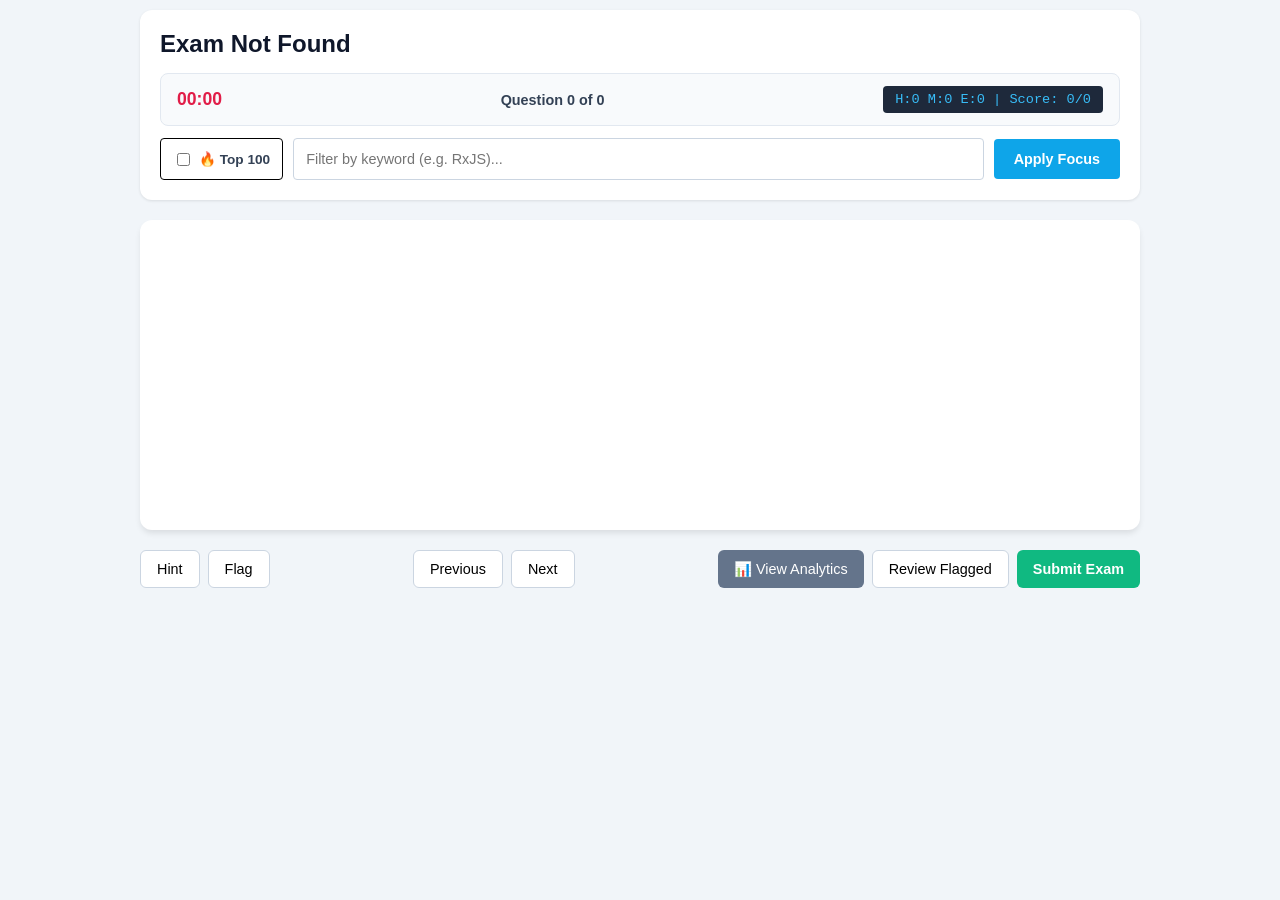
<file: exam.html>
<!DOCTYPE html>
<html lang="en">
<head>
    <meta charset="UTF-8">
    <title>McQ Preparation System</title>
    <meta name="viewport" content="width=device-width, initial-scale=1">
    <style>
        :root {
            --primary: #0ea5e9;
            --primary-dark: #0284c7;
            --danger: #e11d48;
            --dark-bg: #1e293b;
            --border: #cbd5e1;
            --text-main: #334155;
            --disabled: #94a3b8;
        }

        body {
            font-family: 'Inter', -apple-system, sans-serif;
            background-color: #f1f5f9;
            color: var(--text-main);
            margin: 0;
            padding: 10px;
        }

        .exam-wrapper {
            max-width: 1000px;
            margin: 0 auto;
        }

        header.exam-header {
            background: white;
            padding: 20px;
            border-radius: 12px;
            box-shadow: 0 1px 3px rgba(0,0,0,0.1);
            margin-bottom: 20px;
        }

        #examTitle {
            font-size: 1.5rem;
            margin: 0 0 15px 0;
            color: #0f172a;
        }

        /* --- LINE 1: Meta Info --- */
        .exam-meta-row {
            display: flex;
            justify-content: space-between;
            align-items: center;
            background: #f8fafc;
            padding: 12px 16px;
            border-radius: 8px;
            border: 1px solid #e2e8f0;
            margin-bottom: 12px;
            gap: 10px;
            flex-wrap: wrap;
        }

        .timer { font-weight: 700; color: var(--danger); font-size: 1.1rem; }
        .progress { font-weight: 600; font-size: 0.9rem; }
        .running-score {
            font-family: 'Courier New', monospace;
            background: var(--dark-bg);
            color: #38bdf8;
            padding: 6px 12px;
            border-radius: 4px;
            font-size: 0.85rem;
        }

        /* --- LINE 2: Search & Filter --- */
        .search-row {
            display: flex;
            align-items: center;
            gap: 10px;
        }

        .hot-selection-box {
            display: inline-flex;
            align-items: center;
            padding: 0 12px;
            border: 1px solid #000;
            border-radius: 4px;
            height: 40px;
            background: white;
            white-space: nowrap;
        }

        .hot-selection-box label {
            cursor: pointer;
            font-weight: 700;
            font-size: 0.85rem;
            display: flex;
            align-items: center;
            gap: 6px;
        }

        #keywordSearch {
            flex-grow: 1;
            height: 40px;
            padding: 0 12px;
            border: 1px solid var(--border);
            border-radius: 4px;
            font-size: 0.9rem;
            outline-color: var(--primary);
            transition: all 0.2s;
        }

        /* Logic for Disabled States */
        #keywordSearch:disabled {
            background-color: #f1f5f9;
            cursor: not-allowed;
            opacity: 0.6;
        }

        .btn-focus {
            height: 40px;
            background: var(--primary);
            color: white;
            border: none;
            padding: 0 20px;
            border-radius: 4px;
            cursor: pointer;
            font-weight: bold;
            transition: background 0.2s;
        }

        .btn-focus:hover { background: var(--primary-dark); }
        
        .btn-focus:disabled {
            background: var(--disabled);
            cursor: not-allowed;
            opacity: 0.7;
        }

        /* --- MAIN CONTAINER --- */
        .question-card {
            background: white;
            padding: 30px;
            border-radius: 12px;
            box-shadow: 0 4px 6px -1px rgba(0,0,0,0.1);
            min-height: 250px;
            margin-bottom: 20px;
        }

        .question-text { font-size: 1.2rem; font-weight: 600; margin-bottom: 20px; line-height: 1.4; }
        .options { display: grid; gap: 10px; }
        .hint { margin-top: 15px; font-style: italic; color: #64748b; font-size: 0.9rem; }

        /* --- FOOTER ACTIONS --- */
        .exam-actions {
            display: flex;
            justify-content: space-between;
            align-items: center;
            gap: 15px;
            flex-wrap: wrap;
        }

        .action-group { display: flex; gap: 8px; }

        button {
            padding: 10px 16px;
            border-radius: 6px;
            border: 1px solid var(--border);
            background: white;
            cursor: pointer;
            font-weight: 500;
            font-size: 0.9rem;
            transition: all 0.2s;
        }

        button:hover { background: #f8fafc; border-color: #94a3b8; }

        .submit-btn {
            background: #10b981;
            color: white;
            border: none;
            font-weight: bold;
        }
        .submit-btn:hover { background: #059669; }

        .btn-analytics { background: #64748b; color: white; border: none; }
        .btn-analytics:hover { background: #475569; }

        /* Duplicate Report Modal Styles */
        .modal-overlay {
           position: fixed; top: 0; left: 0; width: 100%; height: 100%;
           background: rgba(0,0,0,0.6); display: flex; justify-content: center; align-items: center; z-index: 1000;
        }
        .modal-content {
           background: white; padding: 25px; border-radius: 12px; max-width: 800px; width: 90%;
           max-height: 80vh; overflow-y: auto; box-shadow: 0 10px 25px rgba(0,0,0,0.2);
        }
        .dup-table {
           width: 100%; border-collapse: collapse; margin-top: 15px; font-size: 0.85rem;
        }
        .dup-table th, .dup-table td {
           padding: 10px; border: 1px solid #e2e8f0; text-align: left;
         }
        .dup-table th { background: #f8fafc; color: #1e293b; }
        .close-btn {
           background: var(--primary); color: white; border: none; padding: 8px 16px;
           border-radius: 6px; cursor: pointer; float: right; margin-bottom: 10px;
        }
        
        /* --- RESPONSIVE MOBILE FIXES --- */
        @media (max-width: 768px) {
            .search-row { flex-direction: column; align-items: stretch; }
            .hot-selection-box { justify-content: center; }
            .exam-actions { flex-direction: column; }
            .action-group { width: 100%; justify-content: center; }
            .right-actions { flex-direction: column; width: 100%; }
            .right-actions button { width: 100%; }
        }
    </style>
</head>
<body>

<div class="exam-wrapper">
    <header class="exam-header">
        <h1 id="examTitle">Loading Examination...</h1>

        <div class="exam-meta-row">
            <div id="timer" class="timer">00:00</div>
            <div id="progress" class="progress">Question 0 of 0</div>
            <div id="runningScore" class="running-score">
                H:0 M:0 E:0 | Score: 0/0
            </div>
        </div>

        <div class="search-row">
            <div class="hot-selection-box">
                <label for="hotToggle">
                    <input type="checkbox" id="hotToggle" onchange="handleToggle()">
                    🔥 Top 100
                </label>
            </div>
            
            <input type="text" id="keywordSearch" 
                   placeholder="Filter by keyword (e.g. RxJS)..." 
                   onkeyup="if(event.key==='Enter' && !this.disabled) startExam()">
            
            <button id="applyFocusBtn" class="btn-focus" onclick="startExam()">Apply Focus</button>
        </div>
    </header>

    <main class="exam-container">
        <div class="question-card">
            <div id="question" class="question-text"></div>
            <div id="options" class="options"></div>
            <div id="hint" class="hint"></div>
        </div>

        <div class="exam-actions">
            <div class="action-group left-actions">
                <button onclick="showHint()">Hint</button>
                <button onclick="flagCurrent()">Flag</button>
            </div>

            <div class="action-group nav-actions">
                <button onclick="prevQuestion()">Previous</button>
                <button onclick="nextQuestion()">Next</button>
            </div>

            <div class="action-group right-actions">
                <button class="btn-analytics" onclick="window.location.href='analytics.html'">📊 View Analytics</button>
                <button onclick="reviewExam()">Review Flagged</button>
                <button onclick="submitExam()" class="submit-btn">Submit Exam</button>
            </div>
        </div>
        <div id="results" class="results"></div>
    </main>
</div>

<script src="js/examEngine.js"></script>
<script>
    // --- UI LOGIC FOR DISABLING SEARCH ---
    function handleToggle() {
        const isHotMode = document.getElementById('hotToggle').checked;
        const searchInput = document.getElementById('keywordSearch');
        const focusBtn = document.getElementById('applyFocusBtn');

        // Disable/Enable based on checkbox
        searchInput.disabled = isHotMode;
        focusBtn.disabled = isHotMode;

        // Optionally clear search if entering Hot Mode to prevent logic conflicts
        if (isHotMode) {
            searchInput.value = "";
        }

        // Trigger the exam engine update
        startExam();
    }

    const urlParams = new URLSearchParams(window.location.search);
    const examType = urlParams.get('type');
    const focusKeyword = urlParams.get('focus');

    window.currentExamType = examType;
    
    const examMap = {
        'snowflake': { title: 'Snowflake Certification', file: 'js/questionBank_snowflake.js' },
        'databricks': { title: 'Databricks Certification', file: 'js/questionBank_databricks.js' },
        'python_pySpark': { title: 'Python/PySpark Exam', file: 'js/questionBank_python_pySpark.js' },
        'java': { title: 'Java Enterprise Exam', file: 'js/questionBank_Java.js' },
        'sql': { title: 'SQL Certification', file: 'js/questionBank_SQL.js' },
        'mongodb': { title: 'MongoDB Certification', file: 'js/questionBank_mongoDB.js' },
        'nodejs': { title: 'Nodejs Certification', file: 'js/questionBank_nodeJS.js' },
        'react': { title: 'React Certification', file: 'js/questionBank_react.js' },
        'azure': { title: 'Azure Pro/Arch Exam', file: 'js/questionBank_Azure.js' },
        'aws': { title: 'AWS Pro/Arch Exam', file: 'js/questionBank_AWS.js' },
        'kafka': { title: 'kafka Exam', file: 'js/questionBank_kafka.js' },
        'JavaScript': { title: 'Javascript Exam', file: 'js/questionBank_JavaScript.js' },
        'TypeScript_NestJS': { title: 'TypeScript, NestJS, Angular Exam', file: 'js/questionBank_typescript_nestjs.js' },
        'dotnet': { title: 'dotnet & C# & asp.net Exam', file: 'js/questionBank_dotnet.js' },
        'ai_arch': { title: 'AI Architecture Exam', file: 'js/questionBank_AI_Arch.js' },
        'data_architect': { title: 'Data Architect - Data Warehouse Exam', file: 'js/questionBank_Data_Arch.js' },
        'enterprise_architect': { title: 'Enterprise Architect Exam', file: 'js/questionBank_EA.js' },
        'devOps': { title: 'DevOps and Observability Exam', file: 'js/questionBank_devOps.js' },
        'hl7': { title: 'HL7 Exam', file: 'js/questionBank_HL7.js' },
        'ai': { title: 'AI Engineering Exam', file: 'js/questionBank_AI.js' },
        'web3_blockchain': { title: 'Web3 Blockchain Exam', file: 'js/questionBank_web3Blockchain.js' },
    };

    const config = examMap[examType];
    if (config) {
        document.getElementById('examTitle').innerText = config.title;
        if (focusKeyword) { 
            document.getElementById('keywordSearch').value = focusKeyword; 
        }

        const script = document.createElement('script');
        script.src = config.file + '?v=' + new Date().getTime(); 
        script.onload = () => { 
            // Initialize the UI state on load
            handleToggle(); 
        };
        document.head.appendChild(script);
    } else {
        document.getElementById('examTitle').innerText = "Exam Not Found";
    }    
</script>
</body>
</html>
</file>
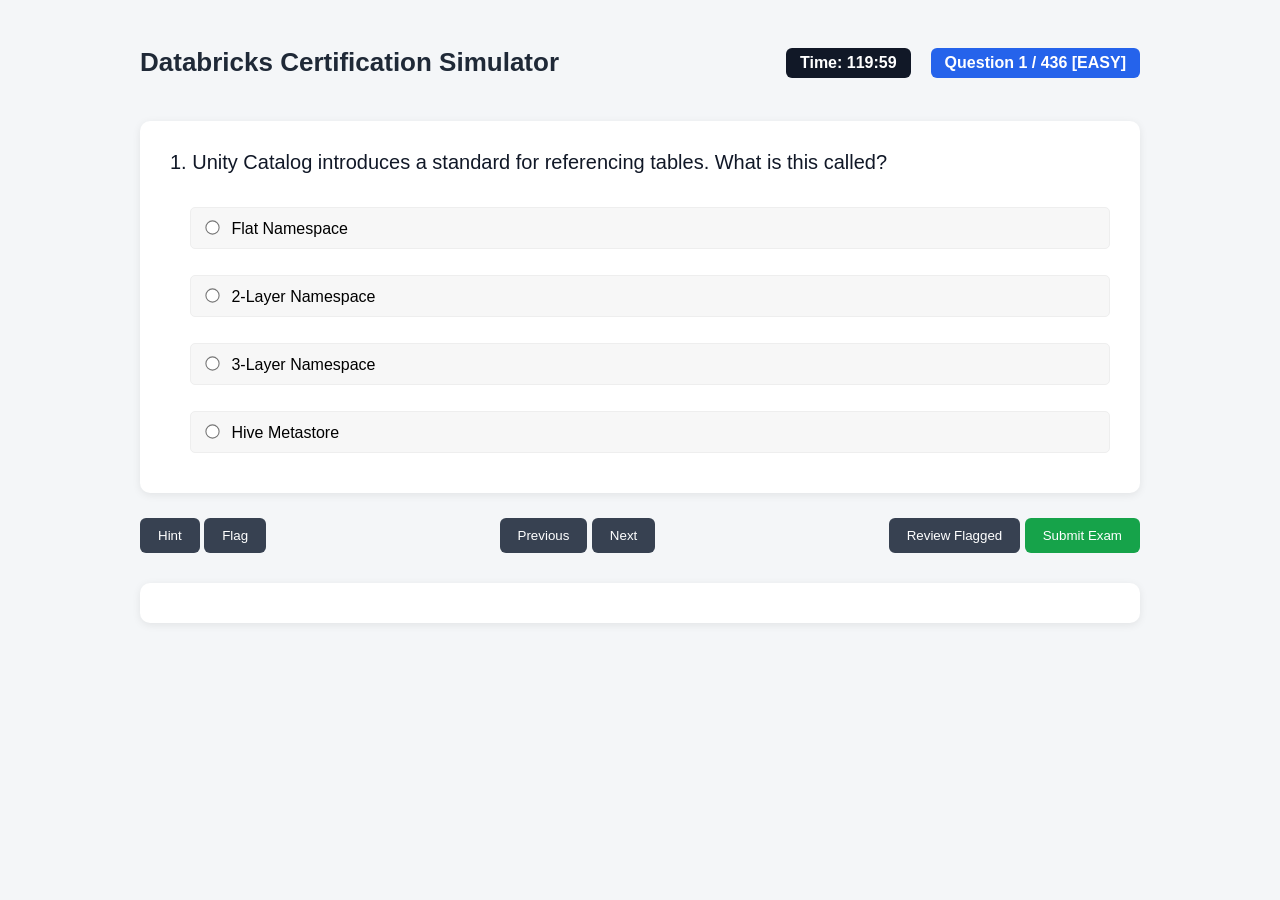
<file: exam_databricks.html>
<!DOCTYPE html>
<html>

<head>
<title>Databricks Associate and Pro Exam Simulator</title>

<meta name="viewport" content="width=device-width, initial-scale=1">

<link rel="stylesheet" href="css/styles.css">

<script src="js/questionBank_databricks.js"></script>
<script src="js/examEngine.js"></script>
</head>

<body onload="startExam()">

<div class="exam-wrapper">

<header class="exam-header">
<h1>Databricks Certification Simulator</h1>

<div class="exam-meta">
<div id="timer" class="timer"></div>
<div id="progress" class="progress"></div>
</div>
</header>

<main class="exam-container">

<div class="question-card">

<div id="question" class="question-text"></div>

<div id="options" class="options"></div>

<div id="hint" class="hint"></div>

</div>

<div class="exam-actions">

<div class="left-actions">
<button onclick="showHint()">Hint</button>
<button onclick="flagCurrent()">Flag</button>
</div>

<div class="nav-actions">
<button onclick="prevQuestion()">Previous</button>
<button onclick="nextQuestion()">Next</button>
</div>

<div class="right-actions">
<button onclick="reviewExam()">Review Flagged</button>
<button onclick="submitExam()" class="submit-btn">Submit Exam</button>
</div>

</div>

<div id="results" class="results"></div>

</main>

</div>

</body>
</html>
</file>
<file: css/styles.css>
body{
font-family: Arial, Helvetica, sans-serif;
background:#f4f6f8;
margin:0;
padding:0;
}

.exam-wrapper{
max-width:1000px;
margin:auto;
padding:30px;
}

.exam-header{
display:flex;
justify-content:space-between;
align-items:center;
margin-bottom:25px;
}

.exam-header h1{
font-size:26px;
color:#1f2937;
}

.exam-meta{
display:flex;
gap:20px;
font-weight:bold;
}

.timer{
background:#111827;
color:white;
padding:6px 14px;
border-radius:6px;
}

.progress{
background:#2563eb;
color:white;
padding:6px 14px;
border-radius:6px;
}

.exam-container{
margin-top:20px;
}

.question-card{
background:white;
padding:30px;
border-radius:10px;
box-shadow:0 2px 8px rgba(0,0,0,0.08);
margin-bottom:25px;
}

.question-text{
font-size:20px;
margin-bottom:25px;
color:#111827;
}

.options{
margin-left:20px;
}

.option{
display:flex;
align-items:center;
gap:10px;

padding:10px 14px;
margin:8px 0;

background:#f7f7f7;
border-radius:8px;
border:1px solid #dcdcdc;

font-size:16px;
cursor:pointer;
}

.option input{
transform:scale(1.1);
margin-right:8px;
}

.option:hover{
background:#eef2ff;
border-color:#6366f1;
}

#options{
display:flex;
flex-direction:column;
gap:8px;
margin-top:20px;
}

.exam-actions{
display:flex;
justify-content:space-between;
align-items:center;
flex-wrap:wrap;
gap:10px;
}

button{
padding:10px 18px;
border:none;
border-radius:6px;
background:#374151;
color:white;
cursor:pointer;
}

button:hover{
background:#111827;
}

.submit-btn{
background:#16a34a;
}

.submit-btn:hover{
background:#15803d;
}

.hint{
margin-top:20px;
padding:12px;
background:#fff7ed;
border-left:4px solid #f97316;
display:none;
}

.results{
margin-top:30px;
background:white;
padding:20px;
border-radius:10px;
box-shadow:0 2px 8px rgba(0,0,0,0.08);
}
</file>
